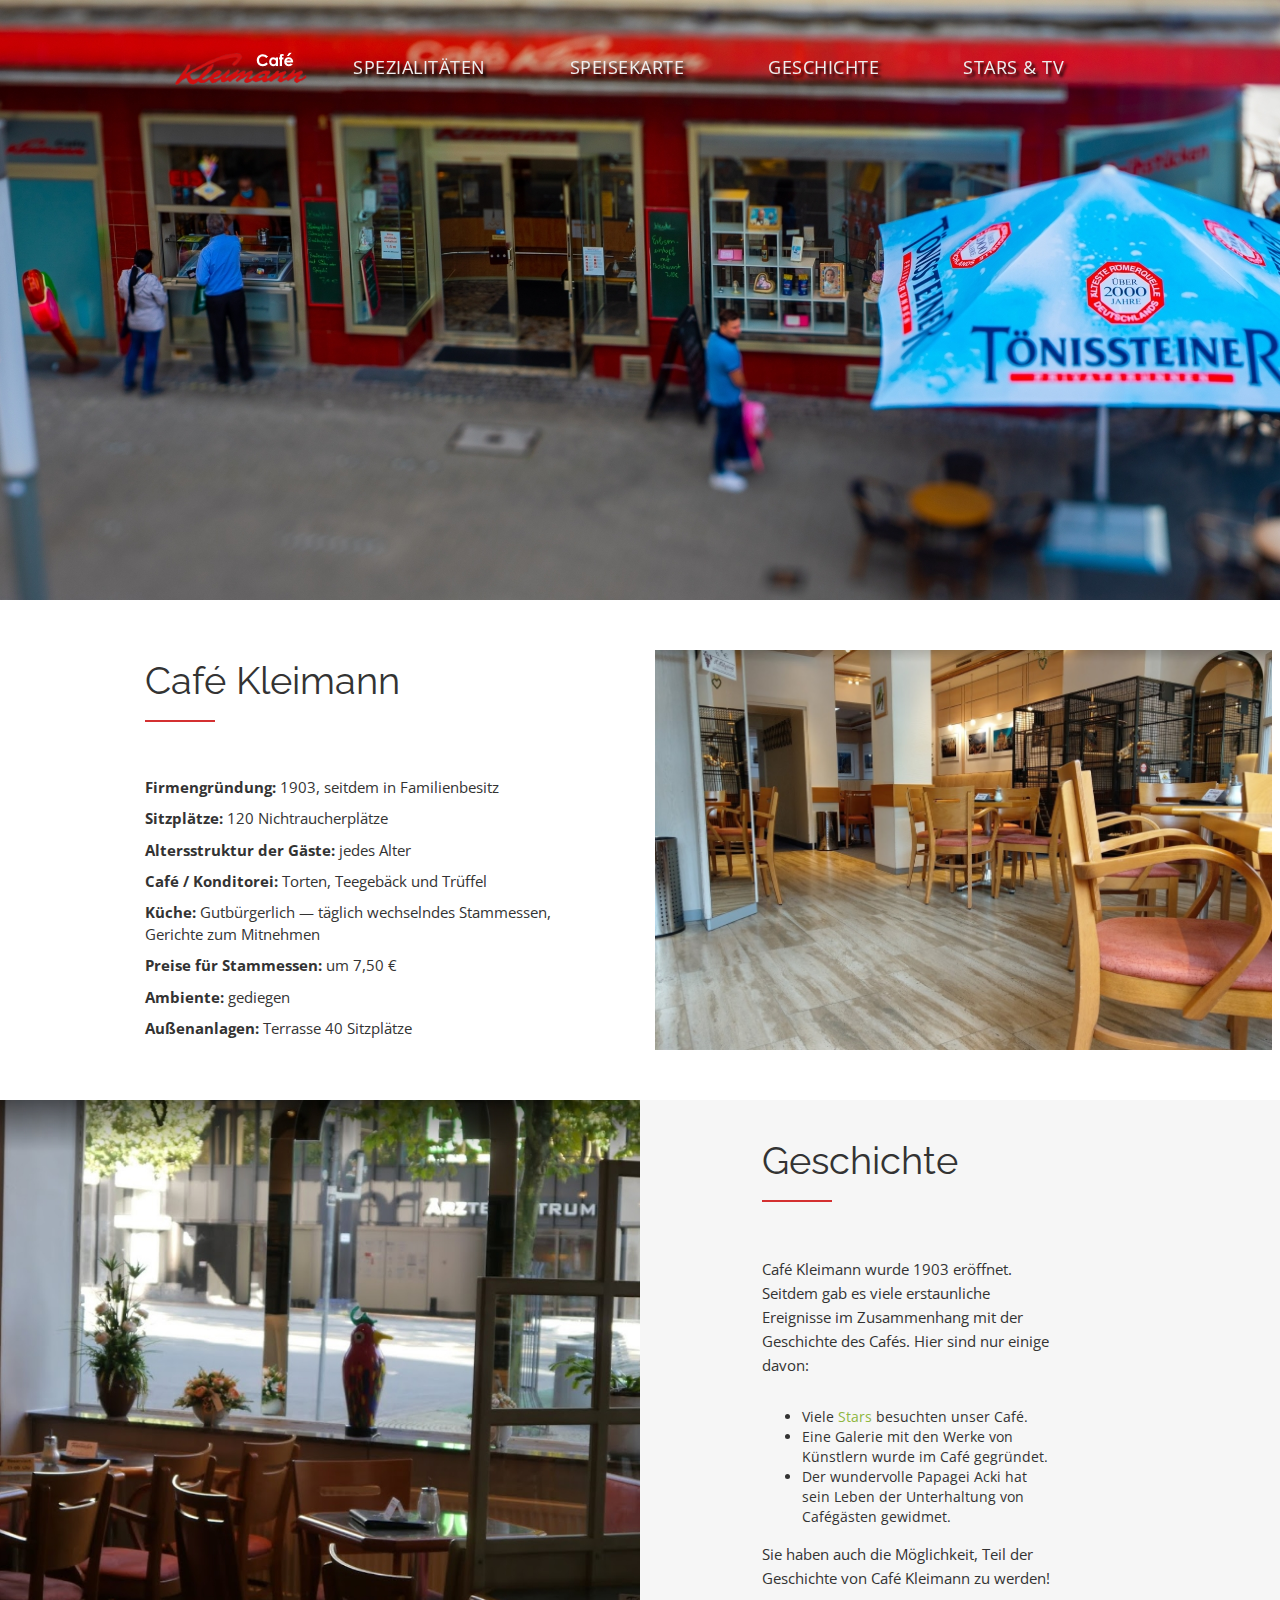
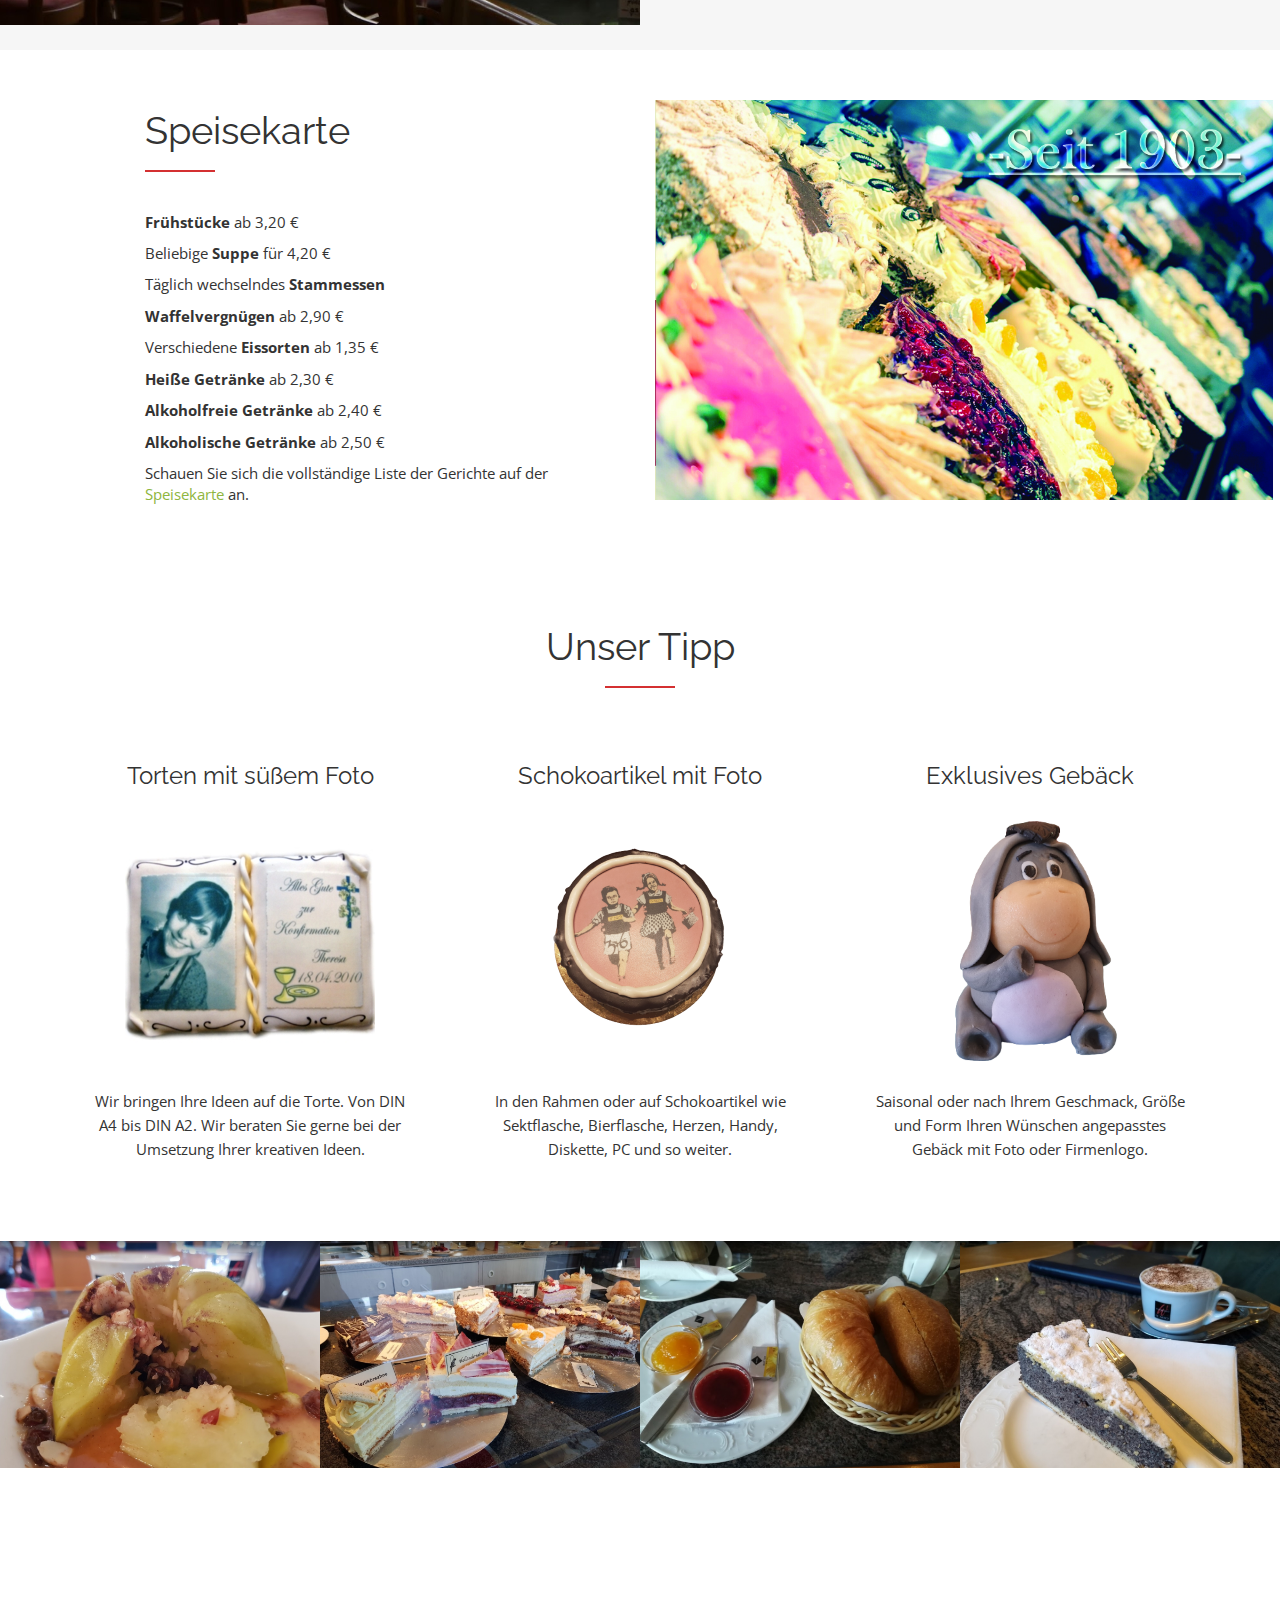
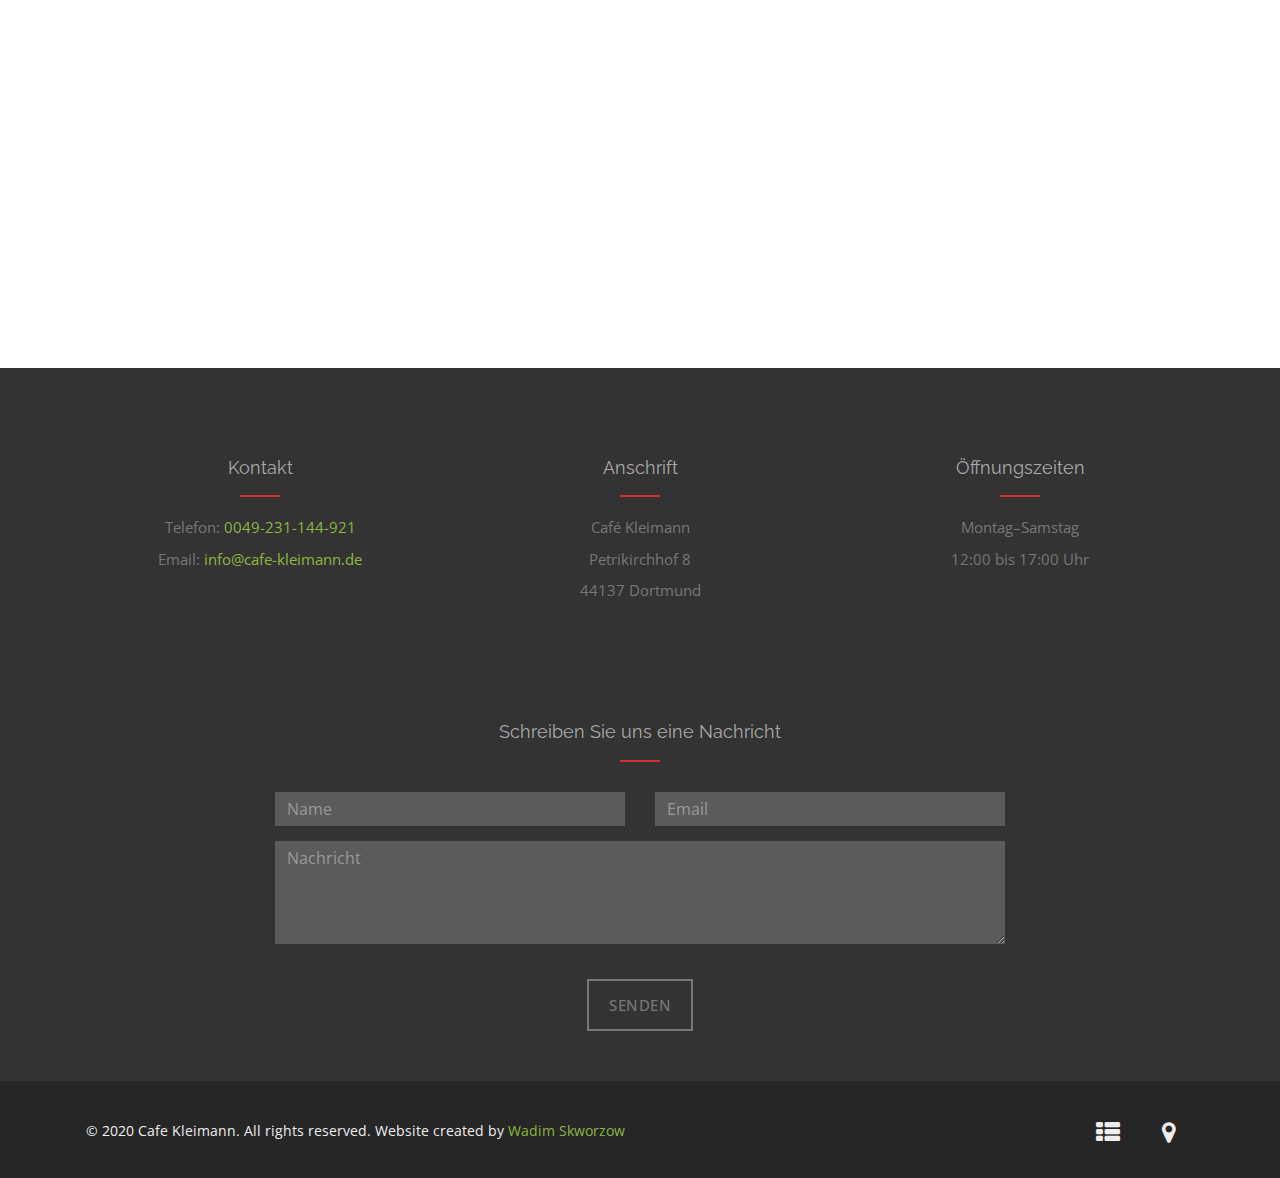
<file: index.html>
<!DOCTYPE html>
<html lang="de">

<head>
  <meta charset="utf-8">
  <meta name="viewport" content="width=device-width, initial-scale=1">
  <title>Café Kleimann</title>
  <meta name="description" content="">
  <meta name="author" content="">

  <link rel="shortcut icon" href="./img/favicon.png" type="image/x-icon">
  <link rel="apple-touch-icon" href="./img/apple-touch-icon.png">
  <link rel="apple-touch-icon" sizes="72x72" href="./img/apple-touch-icon-72x72.png">
  <link rel="apple-touch-icon" sizes="114x114" href="./img/apple-touch-icon-114x114.png">

  <link rel="stylesheet" type="text/css" href="./css/bootstrap.css">
  <link rel="stylesheet" type="text/css" href="./fonts/font-awesome/css/font-awesome.css">

  <link rel="stylesheet" type="text/css" href="./css/style.css">
  <link href="https://fonts.googleapis.com/css?family=Raleway:300,400,500,600,700" rel="stylesheet">
  <link href="https://fonts.googleapis.com/css?family=Open+Sans:300,400,600,700" rel="stylesheet">

</head>

<body id="page-top" data-spy="scroll" data-target=".navbar-fixed-top">

  <nav id="menu" class="navbar navbar-default navbar-fixed-top">
    <div class="container">
      <!-- Brand and toggle get grouped for better mobile display -->
      <div class="navbar-header">
        <button type="button" class="navbar-toggle collapsed" data-toggle="collapse"
          data-target="#bs-example-navbar-collapse-1"> <span class="sr-only">Toggle navigation</span> <span
            class="icon-bar"></span> <span class="icon-bar"></span> <span class="icon-bar"></span> </button>
      </div>

      <!-- Collect the nav links, forms, and other content for toggling -->
      <div class="collapse navbar-collapse" id="bs-example-navbar-collapse-1">
        <a href="./index.html"><img src="./img/logo.png"></a>
        <ul class="nav navbar-nav">
          <li><a href="./special.html" class="page-scroll">Spezialitäten</a></li>
          <li><a href="./speisekarte.html" class="page-scroll">Speisekarte</a></li>
          <li><a href="./story.html" class="page-scroll">Geschichte</a></li>
          <li><a href="./stars.html" class="page-scroll">Stars & TV</a></li>
        </ul>
      </div>
      <!-- /.navbar-collapse -->
    </div>
  </nav>
  <!-- Header -->
  <header id="header">
    <div class="intro">
      <div class="overlay">
        <div class="container">
          <div class="row">
            <div class="intro-text">
            </div>
          </div>
        </div>
      </div>
    </div>
  </header>
  <!-- Team Section -->
  <div id="team">
    <div class="container">
      <div id="row">
        <div class="col-md-6">
          <div class="col-md-10 col-md-offset-1">
            <div class="section-title">
              <h2>Café Kleimann</h2>
            </div>
            <p><b>Firmengründung:</b> 1903, seitdem in Familienbesitz</p>
            <p><b>Sitzplätze:</b> 120 Nichtraucherplätze</p>
            <p><b>Altersstruktur der Gäste:</b> jedes Alter</p>
            <p><b>Café / Konditorei:</b> Torten, Teegebäck und Trüffel</p>
            <p><b>Küche:</b> Gutbürgerlich — täglich wechselndes Stammessen, Gerichte zum Mitnehmen</p>
            <p><b>Preise für Stammessen:</b> um 7,50 €</p>
            <p><b>Ambiente:</b> gediegen</p>
            <p><b>Außenanlagen:</b> Terrasse 40 Sitzplätze</p>
          </div>
        </div>
        <div class="col-md-6">
          <div class="team-img"><img src="./img/chef.jpg" alt="Café Kleimann"></div>
        </div>
      </div>
    </div>
  </div>
  <!-- About Section -->
  <div id="about">
    <div class="container-fluid">
      <div class="row">
        <div class="col-xs-12 col-md-6 about-img"></div>
        <div class="col-xs-12 col-md-3 col-md-offset-1">
          <div class="about-text">
            <div class="section-title">
              <h2>Geschichte</h2>
            </div>
            <p>Café Kleimann wurde 1903 eröffnet. Seitdem gab es viele erstaunliche Ereignisse im Zusammenhang mit der
              Geschichte des Cafés. Hier sind nur einige davon:</p>
            <ul>
              <li>Viele <a href="./stars.html">Stars</a> besuchten unser Café.</li>
              <li>Eine Galerie mit den Werke von Künstlern wurde im Café gegründet.</li>
              <li>Der wundervolle Papagei Acki hat sein Leben der Unterhaltung von Cafégästen gewidmet.</li>
            </ul>
            <p>Sie haben auch die Möglichkeit, Teil der Geschichte von Café Kleimann zu werden!</p>
          </div>
        </div>
      </div>
    </div>
  </div>
  <!-- Restaurant Menu Section -->
  <div id="menu">
    <div class="container">
      <div id="row">
        <div class="col-md-6">
          <div class="col-md-10 col-md-offset-1">
            <div class="section-title">
              <h2>Speisekarte</h2>
            </div>
            <p><b>Frühstücke</b> ab 3,20 €</p>
            <p>Beliebige <b>Suppe</b> für 4,20 €</p>
            <p>Täglich wechselndes <b>Stammessen</b></p>
            <p><b>Waffelvergnügen</b> ab 2,90 €</p>
            <p>Verschiedene <b>Eissorten</b> ab 1,35 €</p>
            <p><b>Heiße Getränke</b> ab 2,30 €</p>
            <p><b>Alkoholfreie Getränke</b> ab 2,40 €</p>
            <p><b>Alkoholische Getränke</b> ab 2,50 €</p>
            <p>Schauen Sie sich die vollständige Liste der Gerichte auf der <a
                href="./speisekarte.html">Speisekarte</a> an.</p>
          </div>
        </div>
        <div class="col-md-6">
          <div class="menu-img"><a href="./speisekarte.html"><img src="./img/speisekarte.jpg" alt="Speisekarte"></a></div>
        </div>
      </div>
    </div>
  </div>
  <!-- Features Section -->
  <div id="features" class="text-center">
    <div class="container">
      <div class="section-title">
        <h2>Unser Tipp</h2>
      </div>
      <div class="row">
        <div class="col-xs-12 col-sm-4">
          <div class="features-item">
            <h3>Torten mit süßem Foto</h3>
            <a href="./special.html"><img src="./img/specials/4.jpg" class="img-responsive" alt="Unser Tipp"></a>
            <p>Wir bringen Ihre Ideen auf die Torte. Von DIN A4 bis DIN A2. Wir beraten Sie gerne bei der Umsetzung
              Ihrer kreativen Ideen.</p>
          </div>
        </div>
        <div class="col-xs-12 col-sm-4">
          <div class="features-item">
            <h3>Schokoartikel mit Foto</h3>
            <a href="./special.html"><img src="./img/specials/5.png" class="img-responsive" alt="Unser Tipp"></a>
            <p>In den Rahmen oder auf Schokoartikel wie Sektflasche, Bierflasche, Herzen, Handy, Diskette, PC und so
              weiter.</p>
          </div>
        </div>
        <div class="col-xs-12 col-sm-4">
          <div class="features-item">
            <h3>Exklusives Gebäck</h3>
            <a href="./special.html"><img src="./img/specials/6.png" class="img-responsive" alt="Unser Tipp"></a>
            <p>Saisonal oder nach Ihrem Geschmack, Größe und Form Ihren Wünschen angepasstes Gebäck mit Foto oder
              Firmenlogo.</p>
          </div>
        </div>
      </div>
    </div>
  </div>
  <!-- Gallery Section -->
  <div id="gallery">
    <div class="container-fluid">
      <div class="row">
        <div class="col-xs-6 col-md-3">
          <div class="gallery-item"> <img src="./img/gallery/01.jpg" class="img-responsive" alt="Gallery Image 1"></div>
        </div>
        <div class="col-xs-6 col-md-3">
          <div class="gallery-item"> <img src="./img/gallery/02.jpg" class="img-responsive" alt="Gallery Image 2"></div>
        </div>
        <div class="col-xs-6 col-md-3">
          <div class="gallery-item"> <img src="./img/gallery/03.jpg" class="img-responsive" alt="Gallery Image 3"></div>
        </div>
        <div class="col-xs-6 col-md-3">
          <div class="gallery-item"> <img src="./img/gallery/04.jpg" class="img-responsive" alt="Gallery Image 4"></div>
        </div>
      </div>
    </div>
  </div>
  <!-- Map Section -->
  <div class="map">
    <div class="map__inner">
      <iframe
        src="https://www.google.com/maps/embed?pb=!1m18!1m12!1m3!1d2482.9149238813116!2d7.4598005!3d51.5147768!2m3!1f0!2f0!3f0!3m2!1i1024!2i768!4f13.1!3m3!1m2!1s0x0%3A0x4857debb5560eaa!2sCaf%C3%A9%20Kleimann!5e0!3m2!1sru!2sde!4v1589210863440!5m2!1sde!2sde"
        frameborder="0" style="border:0;" allowfullscreen="" aria-hidden="false" tabindex="0"></iframe>
    </div>
  </div>
  <!-- Contact Section -->
  <div id="contact" class="text-center">
    <div class="container text-center">
      <div class="col-md-4">
        <h3>Kontakt</h3>
        <div class="contact-item">
          <p>Telefon: <a href="tel:0049231144921">0049-231-144-921</a></p>
          <p>Email: <a href="mailto:info@cafe-kleimann.de">info@cafe-kleimann.de</a></p>
        </div>
      </div>
      <div class="col-md-4">
        <h3>Anschrift</h3>
        <div class="contact-item">
          <p>Café Kleimann</p>
          <p>Petrikirchhof 8</p>
          <p>44137 Dortmund</p>
        </div>
      </div>
      <div class="col-md-4">
        <h3>Öffnungszeiten</h3>
        <div class="contact-item">
          <p>Montag–Samstag</p>
          <p>12:00 bis 17:00 Uhr</p>
        </div>
      </div>
    </div>
    <div class="container">
      <div class="section-title text-center">
        <h3>Schreiben Sie uns eine Nachricht</h3>
      </div>
      <div class="col-md-8 col-md-offset-2">
        <form name="sentMessage" id="contactForm" novalidate>
          <div class="row">
            <div class="col-md-6">
              <div class="form-group">
                <input type="text" id="name" class="form-control" placeholder="Name" required="required"
                  data-validation-required-message="Füllen Sie bitte dieses Feld aus">
                <p class="help-block text-danger"></p>
              </div>
            </div>
            <div class="col-md-6">
              <div class="form-group">
                <input type="email" id="email" class="form-control" placeholder="Email" required="required"
                  data-validation-required-message="Füllen Sie bitte dieses Feld aus"
                  data-validation-email-message="Geben Sie bitte eine echte E-Mail ein">
                <p class="help-block text-danger"></p>
              </div>
            </div>
          </div>
          <div class="form-group">
            <textarea name="message" id="message" class="form-control" rows="4" placeholder="Nachricht"
              required="required" data-validation-required-message="Füllen Sie bitte dieses Feld aus"></textarea>
            <p class="help-block text-danger"></p>
          </div>
          <div id="success"></div>
          <button type="submit" class="btn btn-custom btn-lg">Senden</button>
        </form>
      </div>
    </div>
  </div>
  <div id="footer">
    <div class="container text-center">
      <div class="col-md-6">
        <p>&copy; 2020 Cafe Kleimann. All rights reserved. Website created by <a href="http://sempris.od.ua"
            target="_blank">Wadim Skworzow</a></p>
      </div>
      <div class="col-md-6">
        <div class="social">
          <ul>
            <li><a href="./datenshutz.html" title="Datenschutz"><i class="fa fa-th-list"></i></a></li>
            <li><a href="./impressum.html" title="Impressum"><i class="fa fa-map-marker"></i></a></li>
          </ul>
        </div>
      </div>
    </div>
  </div>
  <!-- <script type="text/javascript" src="js/jquery.1.11.1.js"></script> -->
  <script src="https://ajax.googleapis.com/ajax/libs/jquery/1.12.4/jquery.min.js"></script>
  <script type="text/javascript" src="js/bootstrap.js"></script>
  <!-- <script type="text/javascript" src="js/SmoothScroll.js"></script> -->
  <script type="text/javascript" src="./js/jqBootstrapValidation.js"></script>
  <script type="text/javascript" src="./js/contact_me.js"></script>
  <script type="text/javascript" src="./js/main.js"></script>
</body>

</html>
</file>
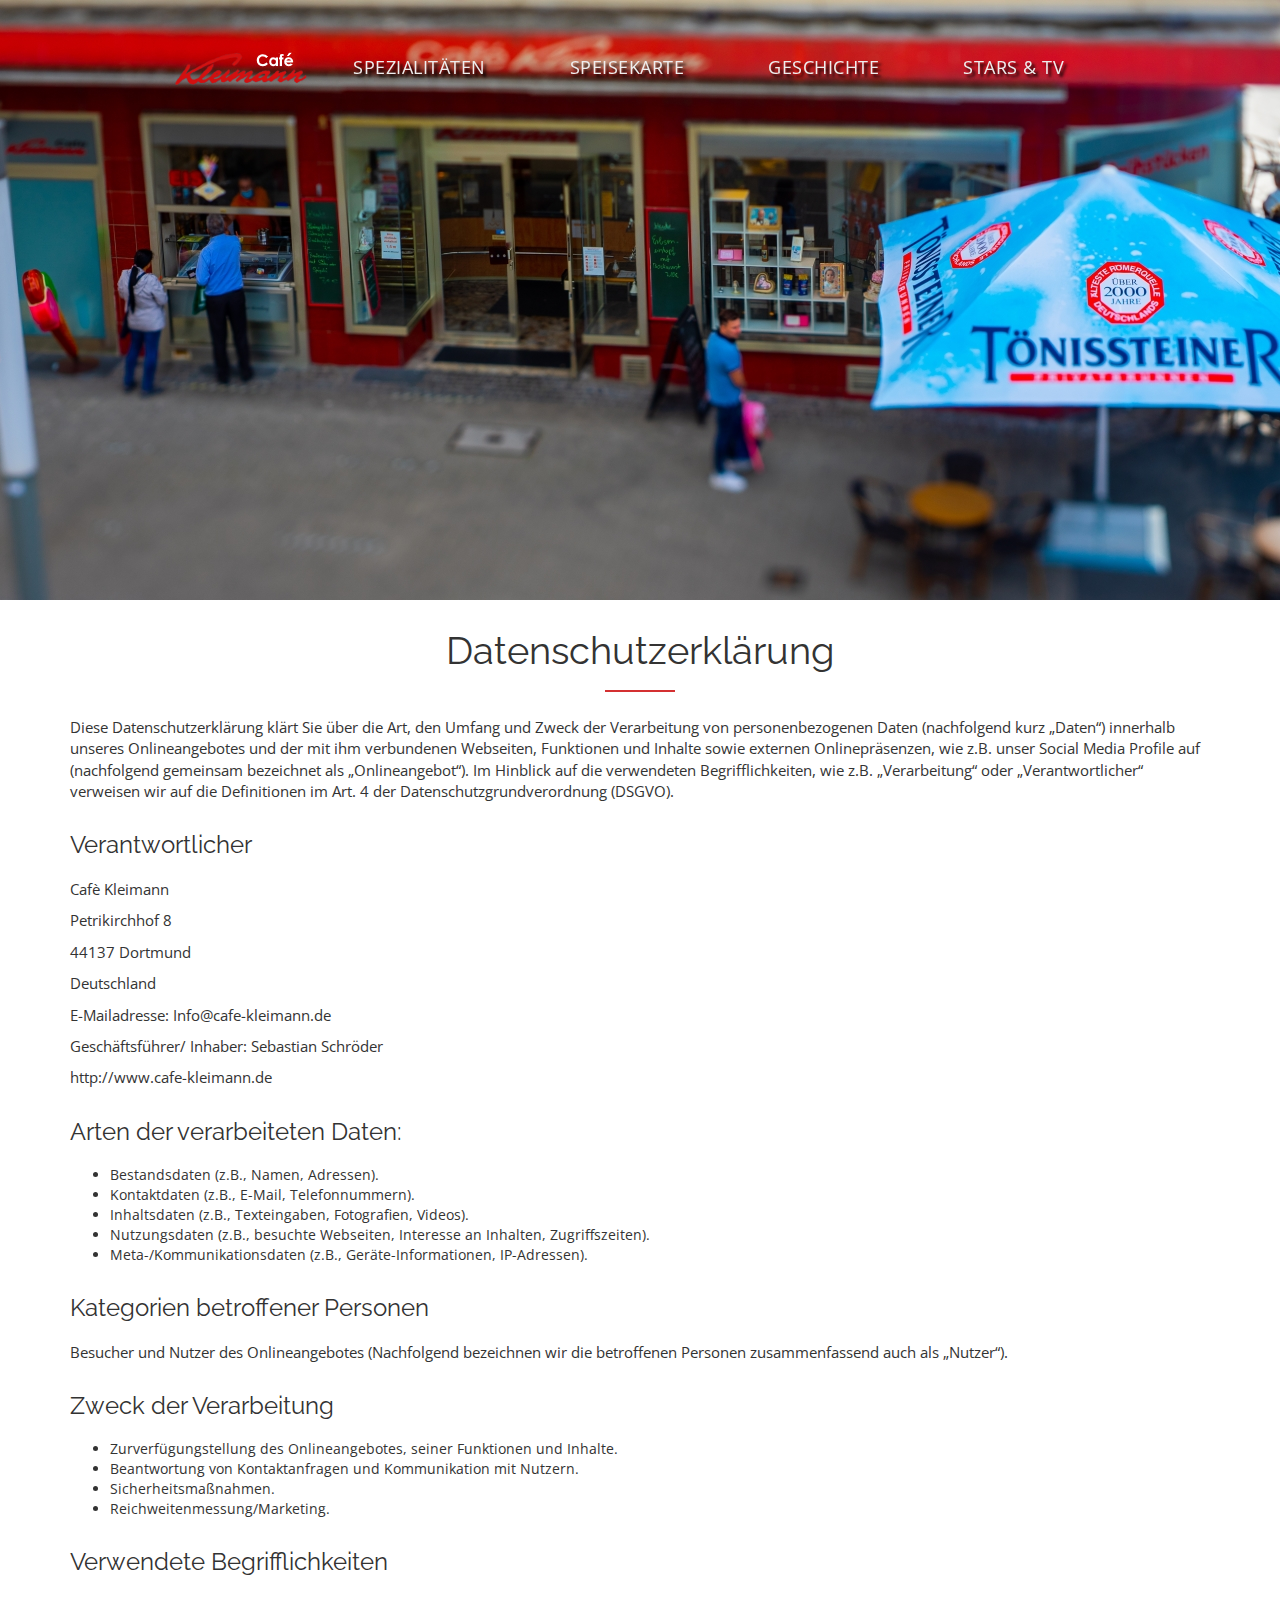
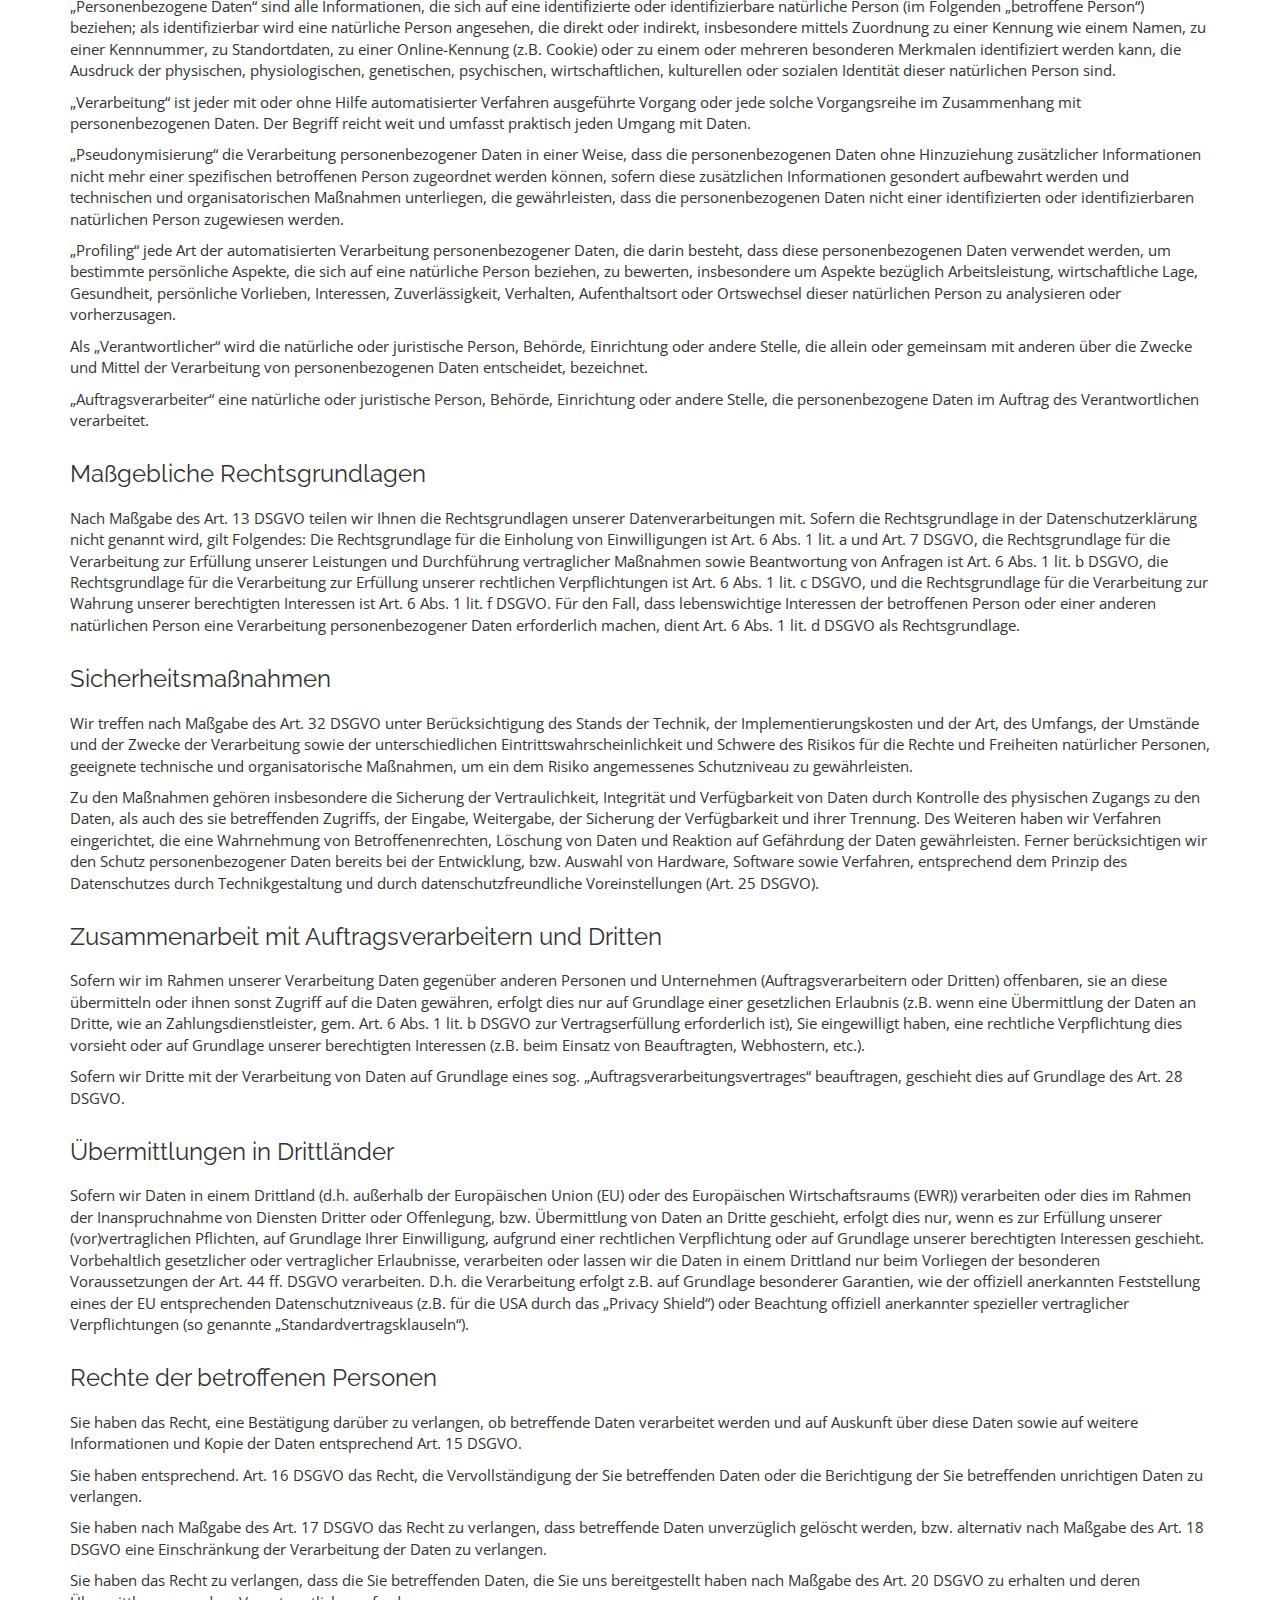
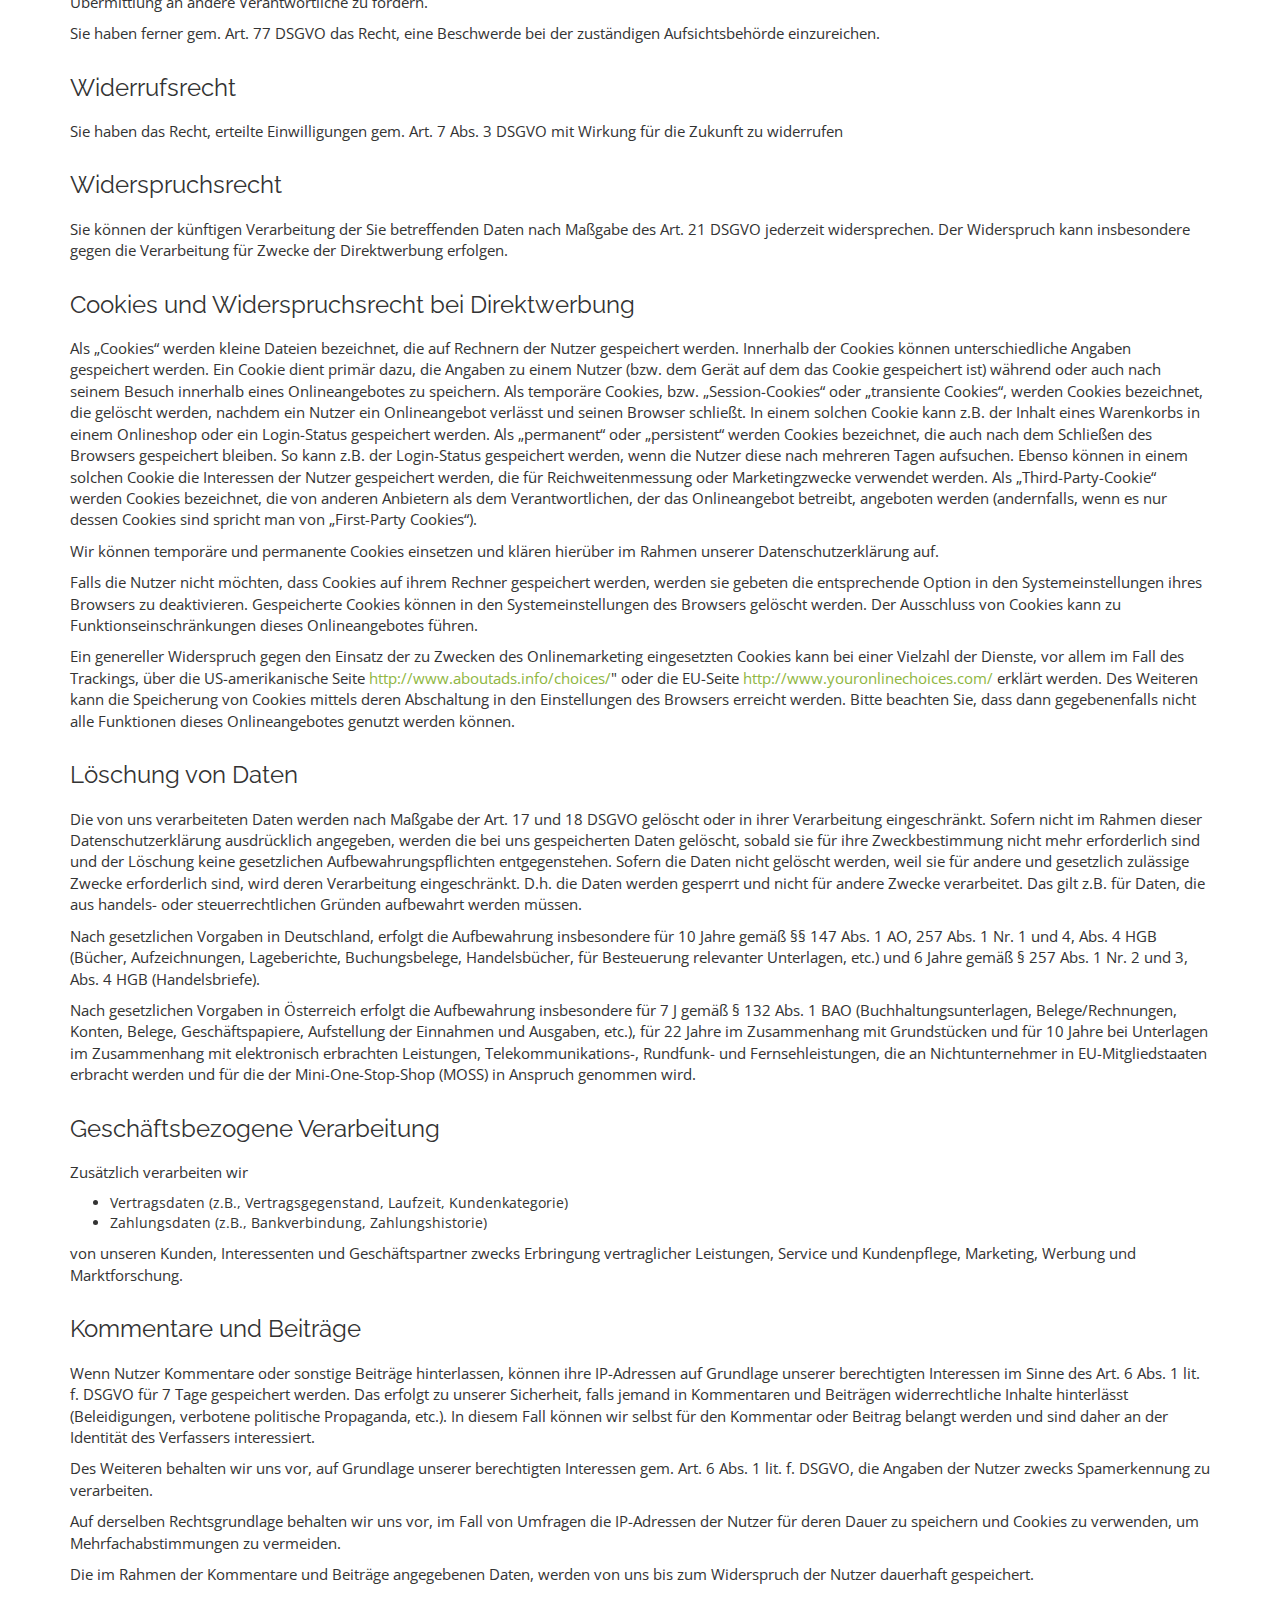
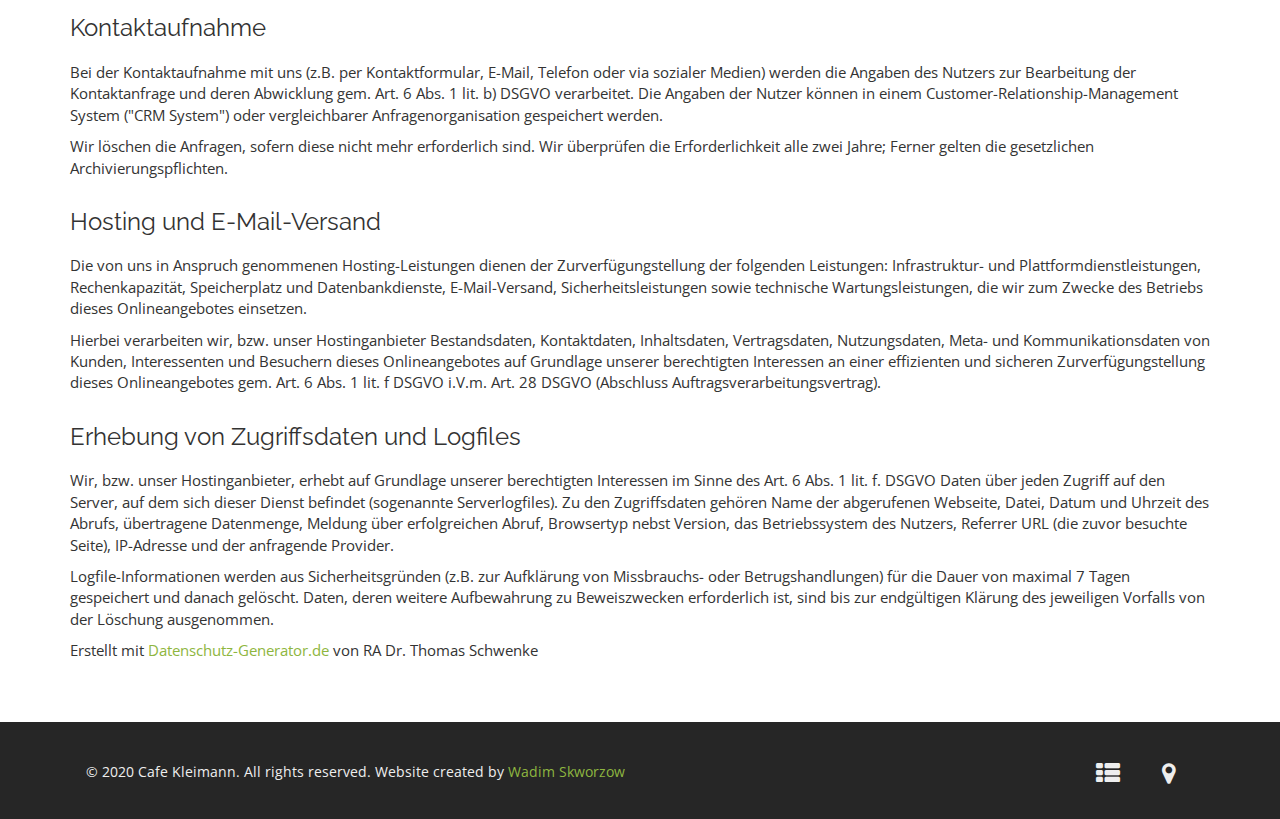
<file: datenshutz.html>
<!DOCTYPE html>
<html lang="de">

<head>
    <meta charset="utf-8">
    <meta name="viewport" content="width=device-width, initial-scale=1">
    <title>Galerie im Café</title>
    <meta name="description" content="">
    <meta name="author" content="">

    <link rel="shortcut icon" href="./img/favicon.png" type="image/x-icon">
    <link rel="apple-touch-icon" href="./img/apple-touch-icon.png">
    <link rel="apple-touch-icon" sizes="72x72" href="./img/apple-touch-icon-72x72.png">
    <link rel="apple-touch-icon" sizes="114x114" href="./img/apple-touch-icon-114x114.png">

    <link rel="stylesheet" type="text/css" href="./css/bootstrap.css">
    <link rel="stylesheet" type="text/css" href="./fonts/font-awesome/css/font-awesome.css">

    <link rel="stylesheet" type="text/css" href="./css/style.css">
    <link href="https://fonts.googleapis.com/css?family=Raleway:300,400,500,600,700" rel="stylesheet">
    <link href="https://fonts.googleapis.com/css?family=Open+Sans:300,400,600,700" rel="stylesheet">

</head>

<body id="page-top" data-spy="scroll" data-target=".navbar-fixed-top">

    <nav id="menu" class="navbar navbar-default navbar-fixed-top">
        <div class="container">
            <!-- Brand and toggle get grouped for better mobile display -->
            <div class="navbar-header">
                <button type="button" class="navbar-toggle collapsed" data-toggle="collapse"
                    data-target="#bs-example-navbar-collapse-1"> <span class="sr-only">Toggle navigation</span> <span
                        class="icon-bar"></span> <span class="icon-bar"></span> <span class="icon-bar"></span> </button>
            </div>

            <!-- Collect the nav links, forms, and other content for toggling -->
            <div class="collapse navbar-collapse" id="bs-example-navbar-collapse-1">
                <a href="./index.html"><img src="./img/logo.png"></a>
                <ul class="nav navbar-nav">
                    <li><a href="./special.html" class="page-scroll">Spezialitäten</a></li>
                    <li><a href="./speisekarte.html" class="page-scroll">Speisekarte</a></li>
                    <li><a href="./story.html" class="page-scroll">Geschichte</a></li>
                    <li><a href="./stars.html" class="page-scroll">Stars & TV</a></li>
                </ul>
            </div>
            <!-- /.navbar-collapse -->
        </div>
    </nav>
    <!-- Header -->
    <header id="header">
        <div class="intro">
            <div class="overlay">
                <div class="container">
                    <div class="row">
                        <div class="intro-text">
                        </div>
                    </div>
                </div>
            </div>
        </div>
    </header>
    <div class="container">
        <div class="schutz-block">
            <div class="schutz-title">
                <h2>Datenschutzerklärung</h2>
            </div>
            <p>Diese Datenschutzerklärung klärt Sie über die Art, den Umfang und Zweck der Verarbeitung von
                personenbezogenen Daten (nachfolgend kurz „Daten“) innerhalb unseres Onlineangebotes und der mit ihm
                verbundenen Webseiten, Funktionen und Inhalte sowie externen Onlinepräsenzen, wie z.B. unser Social
                Media
                Profile auf (nachfolgend gemeinsam bezeichnet als „Onlineangebot“). Im Hinblick auf die verwendeten
                Begrifflichkeiten, wie z.B. „Verarbeitung“ oder „Verantwortlicher“ verweisen wir auf die Definitionen im
                Art. 4 der Datenschutzgrundverordnung (DSGVO).</p>
            <h3>Verantwortlicher</h3>
            <p>Cafè Kleimann</p>
            <p>Petrikirchhof 8</p>
            <p>44137 Dortmund</p>
            <p>Deutschland</p>
            <p>E-Mailadresse: Info@cafe-kleimann.de</p>
            <p>Geschäftsführer/ Inhaber: Sebastian Schröder</p>
            <p>http://www.cafe-kleimann.de</p>
            <h3>Arten der verarbeiteten Daten:</h3>
            <ul>
                <li>Bestandsdaten (z.B., Namen, Adressen).</li>
                <li>Kontaktdaten (z.B., E-Mail, Telefonnummern).</li>
                <li>Inhaltsdaten (z.B., Texteingaben, Fotografien, Videos).</li>
                <li>Nutzungsdaten (z.B., besuchte Webseiten, Interesse an Inhalten, Zugriffszeiten).</li>
                <li>Meta-/Kommunikationsdaten (z.B., Geräte-Informationen, IP-Adressen).</li>
            </ul>
            <h3>Kategorien betroffener Personen</h3>
            <p>Besucher und Nutzer des Onlineangebotes (Nachfolgend bezeichnen wir die betroffenen Personen
                zusammenfassend
                auch als „Nutzer“).</p>
            <h3>Zweck der Verarbeitung</h3>
            <ul>
                <li>Zurverfügungstellung des Onlineangebotes, seiner Funktionen und Inhalte.</li>
                <li>Beantwortung von Kontaktanfragen und Kommunikation mit Nutzern.</li>
                <li>Sicherheitsmaßnahmen.</li>
                <li>Reichweitenmessung/Marketing.</li>
            </ul>
            <h3>Verwendete Begrifflichkeiten</h3>
            <p>„Personenbezogene Daten“ sind alle Informationen, die sich auf eine identifizierte oder identifizierbare
                natürliche Person (im Folgenden „betroffene Person“) beziehen; als identifizierbar wird eine natürliche
                Person angesehen, die direkt oder indirekt, insbesondere mittels Zuordnung zu einer Kennung wie einem
                Namen,
                zu einer Kennnummer, zu Standortdaten, zu einer Online-Kennung (z.B. Cookie) oder zu einem oder mehreren
                besonderen Merkmalen identifiziert werden kann, die Ausdruck der physischen, physiologischen,
                genetischen,
                psychischen, wirtschaftlichen, kulturellen oder sozialen Identität dieser natürlichen Person sind.</p>
            <p>„Verarbeitung“ ist jeder mit oder ohne Hilfe automatisierter Verfahren ausgeführte Vorgang oder jede
                solche
                Vorgangsreihe im Zusammenhang mit personenbezogenen Daten. Der Begriff reicht weit und umfasst praktisch
                jeden Umgang mit Daten.</p>
            <p>„Pseudonymisierung“ die Verarbeitung personenbezogener Daten in einer Weise, dass die personenbezogenen
                Daten
                ohne Hinzuziehung zusätzlicher Informationen nicht mehr einer spezifischen betroffenen Person zugeordnet
                werden können, sofern diese zusätzlichen Informationen gesondert aufbewahrt werden und technischen und
                organisatorischen Maßnahmen unterliegen, die gewährleisten, dass die personenbezogenen Daten nicht einer
                identifizierten oder identifizierbaren natürlichen Person zugewiesen werden.</p>
            <p>„Profiling“ jede Art der automatisierten Verarbeitung personenbezogener Daten, die darin besteht, dass
                diese
                personenbezogenen Daten verwendet werden, um bestimmte persönliche Aspekte, die sich auf eine natürliche
                Person beziehen, zu bewerten, insbesondere um Aspekte bezüglich Arbeitsleistung, wirtschaftliche Lage,
                Gesundheit, persönliche Vorlieben, Interessen, Zuverlässigkeit, Verhalten, Aufenthaltsort oder
                Ortswechsel
                dieser natürlichen Person zu analysieren oder vorherzusagen.</p>
            <p>Als „Verantwortlicher“ wird die natürliche oder juristische Person, Behörde, Einrichtung oder andere
                Stelle,
                die allein oder gemeinsam mit anderen über die Zwecke und Mittel der Verarbeitung von personenbezogenen
                Daten entscheidet, bezeichnet.</p>
            <p>„Auftragsverarbeiter“ eine natürliche oder juristische Person, Behörde, Einrichtung oder andere Stelle,
                die
                personenbezogene Daten im Auftrag des Verantwortlichen verarbeitet.</p>
            <h3>Maßgebliche Rechtsgrundlagen</h3>
            <p>Nach Maßgabe des Art. 13 DSGVO teilen wir Ihnen die Rechtsgrundlagen unserer Datenverarbeitungen mit.
                Sofern
                die Rechtsgrundlage in der Datenschutzerklärung nicht genannt wird, gilt Folgendes: Die Rechtsgrundlage
                für
                die Einholung von Einwilligungen ist Art. 6 Abs. 1 lit. a und Art. 7 DSGVO, die Rechtsgrundlage für die
                Verarbeitung zur Erfüllung unserer Leistungen und Durchführung vertraglicher Maßnahmen sowie
                Beantwortung
                von Anfragen ist Art. 6 Abs. 1 lit. b DSGVO, die Rechtsgrundlage für die Verarbeitung zur Erfüllung
                unserer
                rechtlichen Verpflichtungen ist Art. 6 Abs. 1 lit. c DSGVO, und die Rechtsgrundlage für die Verarbeitung
                zur
                Wahrung unserer berechtigten Interessen ist Art. 6 Abs. 1 lit. f DSGVO. Für den Fall, dass
                lebenswichtige
                Interessen der betroffenen Person oder einer anderen natürlichen Person eine Verarbeitung
                personenbezogener
                Daten erforderlich machen, dient Art. 6 Abs. 1 lit. d DSGVO als Rechtsgrundlage.</p>
            <h3>Sicherheitsmaßnahmen</h3>
            <p>Wir treffen nach Maßgabe des Art. 32 DSGVO unter Berücksichtigung des Stands der Technik, der
                Implementierungskosten und der Art, des Umfangs, der Umstände und der Zwecke der Verarbeitung sowie der
                unterschiedlichen Eintrittswahrscheinlichkeit und Schwere des Risikos für die Rechte und Freiheiten
                natürlicher Personen, geeignete technische und organisatorische Maßnahmen, um ein dem Risiko
                angemessenes
                Schutzniveau zu gewährleisten.</p>
            <p>Zu den Maßnahmen gehören insbesondere die Sicherung der Vertraulichkeit, Integrität und Verfügbarkeit von
                Daten durch Kontrolle des physischen Zugangs zu den Daten, als auch des sie betreffenden Zugriffs, der
                Eingabe, Weitergabe, der Sicherung der Verfügbarkeit und ihrer Trennung. Des Weiteren haben wir
                Verfahren
                eingerichtet, die eine Wahrnehmung von Betroffenenrechten, Löschung von Daten und Reaktion auf
                Gefährdung
                der Daten gewährleisten. Ferner berücksichtigen wir den Schutz personenbezogener Daten bereits bei der
                Entwicklung, bzw. Auswahl von Hardware, Software sowie Verfahren, entsprechend dem Prinzip des
                Datenschutzes
                durch Technikgestaltung und durch datenschutzfreundliche Voreinstellungen (Art. 25 DSGVO).</p>
            <h3>Zusammenarbeit mit Auftragsverarbeitern und Dritten</h3>
            <p>Sofern wir im Rahmen unserer Verarbeitung Daten gegenüber anderen Personen und Unternehmen
                (Auftragsverarbeitern oder Dritten) offenbaren, sie an diese übermitteln oder ihnen sonst Zugriff auf
                die
                Daten gewähren, erfolgt dies nur auf Grundlage einer gesetzlichen Erlaubnis (z.B. wenn eine Übermittlung
                der
                Daten an Dritte, wie an Zahlungsdienstleister, gem. Art. 6 Abs. 1 lit. b DSGVO zur Vertragserfüllung
                erforderlich ist), Sie eingewilligt haben, eine rechtliche Verpflichtung dies vorsieht oder auf
                Grundlage
                unserer berechtigten Interessen (z.B. beim Einsatz von Beauftragten, Webhostern, etc.).</p>
            <p>Sofern wir Dritte mit der Verarbeitung von Daten auf Grundlage eines sog.
                „Auftragsverarbeitungsvertrages“
                beauftragen, geschieht dies auf Grundlage des Art. 28 DSGVO.</p>
            <h3>Übermittlungen in Drittländer</h3>
            <p>Sofern wir Daten in einem Drittland (d.h. außerhalb der Europäischen Union (EU) oder des Europäischen
                Wirtschaftsraums (EWR)) verarbeiten oder dies im Rahmen der Inanspruchnahme von Diensten Dritter oder
                Offenlegung, bzw. Übermittlung von Daten an Dritte geschieht, erfolgt dies nur, wenn es zur Erfüllung
                unserer (vor)vertraglichen Pflichten, auf Grundlage Ihrer Einwilligung, aufgrund einer rechtlichen
                Verpflichtung oder auf Grundlage unserer berechtigten Interessen geschieht. Vorbehaltlich gesetzlicher
                oder
                vertraglicher Erlaubnisse, verarbeiten oder lassen wir die Daten in einem Drittland nur beim Vorliegen
                der
                besonderen Voraussetzungen der Art. 44 ff. DSGVO verarbeiten. D.h. die Verarbeitung erfolgt z.B. auf
                Grundlage besonderer Garantien, wie der offiziell anerkannten Feststellung eines der EU entsprechenden
                Datenschutzniveaus (z.B. für die USA durch das „Privacy Shield“) oder Beachtung offiziell anerkannter
                spezieller vertraglicher Verpflichtungen (so genannte „Standardvertragsklauseln“).</p>
            <h3>Rechte der betroffenen Personen</h3>
            <p>Sie haben das Recht, eine Bestätigung darüber zu verlangen, ob betreffende Daten verarbeitet werden und
                auf
                Auskunft über diese Daten sowie auf weitere Informationen und Kopie der Daten entsprechend Art. 15
                DSGVO.
            </p>
            <p>Sie haben entsprechend. Art. 16 DSGVO das Recht, die Vervollständigung der Sie betreffenden Daten oder
                die
                Berichtigung der Sie betreffenden unrichtigen Daten zu verlangen.</p>
            <p>Sie haben nach Maßgabe des Art. 17 DSGVO das Recht zu verlangen, dass betreffende Daten unverzüglich
                gelöscht
                werden, bzw. alternativ nach Maßgabe des Art. 18 DSGVO eine Einschränkung der Verarbeitung der Daten zu
                verlangen.</p>
            <p>Sie haben das Recht zu verlangen, dass die Sie betreffenden Daten, die Sie uns bereitgestellt haben nach
                Maßgabe des Art. 20 DSGVO zu erhalten und deren Übermittlung an andere Verantwortliche zu fordern.</p>
            <p>Sie haben ferner gem. Art. 77 DSGVO das Recht, eine Beschwerde bei der zuständigen Aufsichtsbehörde
                einzureichen.</p>
            <h3>Widerrufsrecht</h3>
            <p>Sie haben das Recht, erteilte Einwilligungen gem. Art. 7 Abs. 3 DSGVO mit Wirkung für die Zukunft zu
                widerrufen</p>
            <h3>Widerspruchsrecht</h3>
            <p>Sie können der künftigen Verarbeitung der Sie betreffenden Daten nach Maßgabe des Art. 21 DSGVO jederzeit
                widersprechen. Der Widerspruch kann insbesondere gegen die Verarbeitung für Zwecke der Direktwerbung
                erfolgen.</p>
            <h3>Cookies und Widerspruchsrecht bei Direktwerbung</h3>
            <p>Als „Cookies“ werden kleine Dateien bezeichnet, die auf Rechnern der Nutzer gespeichert werden. Innerhalb
                der
                Cookies können unterschiedliche Angaben gespeichert werden. Ein Cookie dient primär dazu, die Angaben zu
                einem Nutzer (bzw. dem Gerät auf dem das Cookie gespeichert ist) während oder auch nach seinem Besuch
                innerhalb eines Onlineangebotes zu speichern. Als temporäre Cookies, bzw. „Session-Cookies“ oder
                „transiente
                Cookies“, werden Cookies bezeichnet, die gelöscht werden, nachdem ein Nutzer ein Onlineangebot verlässt
                und
                seinen Browser schließt. In einem solchen Cookie kann z.B. der Inhalt eines Warenkorbs in einem
                Onlineshop
                oder ein Login-Status gespeichert werden. Als „permanent“ oder „persistent“ werden Cookies bezeichnet,
                die
                auch nach dem Schließen des Browsers gespeichert bleiben. So kann z.B. der Login-Status gespeichert
                werden,
                wenn die Nutzer diese nach mehreren Tagen aufsuchen. Ebenso können in einem solchen Cookie die
                Interessen
                der Nutzer gespeichert werden, die für Reichweitenmessung oder Marketingzwecke verwendet werden. Als
                „Third-Party-Cookie“ werden Cookies bezeichnet, die von anderen Anbietern als dem Verantwortlichen, der
                das
                Onlineangebot betreibt, angeboten werden (andernfalls, wenn es nur dessen Cookies sind spricht man von
                „First-Party Cookies“).</p>
            <p>Wir können temporäre und permanente Cookies einsetzen und klären hierüber im Rahmen unserer
                Datenschutzerklärung auf.</p>
            <p>Falls die Nutzer nicht möchten, dass Cookies auf ihrem Rechner gespeichert werden, werden sie gebeten die
                entsprechende Option in den Systemeinstellungen ihres Browsers zu deaktivieren. Gespeicherte Cookies
                können
                in den Systemeinstellungen des Browsers gelöscht werden. Der Ausschluss von Cookies kann zu
                Funktionseinschränkungen dieses Onlineangebotes führen.</p>
            <p>Ein genereller Widerspruch gegen den Einsatz der zu Zwecken des Onlinemarketing eingesetzten Cookies kann
                bei
                einer Vielzahl der Dienste, vor allem im Fall des Trackings, über die US-amerikanische Seite
                <a href="http://www.aboutads.info/choices/" target="_blank">http://www.aboutads.info/choices/</a>" oder
                die
                EU-Seite <a href="http://www.youronlinechoices.com/"
                    target="_blank">http://www.youronlinechoices.com/</a>
                erklärt werden. Des
                Weiteren kann die Speicherung von Cookies mittels deren Abschaltung in den Einstellungen des Browsers
                erreicht werden. Bitte beachten Sie, dass dann gegebenenfalls nicht alle Funktionen dieses
                Onlineangebotes
                genutzt werden können.</p>
            <h3>Löschung von Daten</h3>
            <p>Die von uns verarbeiteten Daten werden nach Maßgabe der Art. 17 und 18 DSGVO gelöscht oder in ihrer
                Verarbeitung eingeschränkt. Sofern nicht im Rahmen dieser Datenschutzerklärung ausdrücklich angegeben,
                werden die bei uns gespeicherten Daten gelöscht, sobald sie für ihre Zweckbestimmung nicht mehr
                erforderlich
                sind und der Löschung keine gesetzlichen Aufbewahrungspflichten entgegenstehen. Sofern die Daten nicht
                gelöscht werden, weil sie für andere und gesetzlich zulässige Zwecke erforderlich sind, wird deren
                Verarbeitung eingeschränkt. D.h. die Daten werden gesperrt und nicht für andere Zwecke verarbeitet. Das
                gilt
                z.B. für Daten, die aus handels- oder steuerrechtlichen Gründen aufbewahrt werden müssen.</p>
            <p>Nach gesetzlichen Vorgaben in Deutschland, erfolgt die Aufbewahrung insbesondere für 10 Jahre gemäß §§
                147
                Abs. 1 AO, 257 Abs. 1 Nr. 1 und 4, Abs. 4 HGB (Bücher, Aufzeichnungen, Lageberichte, Buchungsbelege,
                Handelsbücher, für Besteuerung relevanter Unterlagen, etc.) und 6 Jahre gemäß § 257 Abs. 1 Nr. 2 und 3,
                Abs.
                4 HGB (Handelsbriefe).</p>
            <p>Nach gesetzlichen Vorgaben in Österreich erfolgt die Aufbewahrung insbesondere für 7 J gemäß § 132 Abs. 1
                BAO
                (Buchhaltungsunterlagen, Belege/Rechnungen, Konten, Belege, Geschäftspapiere, Aufstellung der Einnahmen
                und
                Ausgaben, etc.), für 22 Jahre im Zusammenhang mit Grundstücken und für 10 Jahre bei Unterlagen im
                Zusammenhang mit elektronisch erbrachten Leistungen, Telekommunikations-, Rundfunk- und
                Fernsehleistungen,
                die an Nichtunternehmer in EU-Mitgliedstaaten erbracht werden und für die der Mini-One-Stop-Shop (MOSS)
                in
                Anspruch genommen wird.</p>
            <h3>Geschäftsbezogene Verarbeitung</h3>
            <p>Zusätzlich verarbeiten wir</p>
            <ul>
                <li>Vertragsdaten (z.B., Vertragsgegenstand, Laufzeit, Kundenkategorie)</li>
                <li>Zahlungsdaten (z.B., Bankverbindung, Zahlungshistorie)</li>
            </ul>
            <p>von unseren Kunden, Interessenten und Geschäftspartner zwecks Erbringung vertraglicher Leistungen,
                Service
                und Kundenpflege, Marketing, Werbung und Marktforschung.</p>
            <h3>Kommentare und Beiträge</h3>
            <p>Wenn Nutzer Kommentare oder sonstige Beiträge hinterlassen, können ihre IP-Adressen auf Grundlage unserer
                berechtigten Interessen im Sinne des Art. 6 Abs. 1 lit. f. DSGVO für 7 Tage gespeichert werden. Das
                erfolgt
                zu unserer Sicherheit, falls jemand in Kommentaren und Beiträgen widerrechtliche Inhalte hinterlässt
                (Beleidigungen, verbotene politische Propaganda, etc.). In diesem Fall können wir selbst für den
                Kommentar
                oder Beitrag belangt werden und sind daher an der Identität des Verfassers interessiert.</p>
            <p>Des Weiteren behalten wir uns vor, auf Grundlage unserer berechtigten Interessen gem. Art. 6 Abs. 1 lit.
                f.
                DSGVO, die Angaben der Nutzer zwecks Spamerkennung zu verarbeiten.</p>
            <p>Auf derselben Rechtsgrundlage behalten wir uns vor, im Fall von Umfragen die IP-Adressen der Nutzer für
                deren
                Dauer zu speichern und Cookies zu verwenden, um Mehrfachabstimmungen zu vermeiden.</p>
            <p>Die im Rahmen der Kommentare und Beiträge angegebenen Daten, werden von uns bis zum Widerspruch der
                Nutzer
                dauerhaft gespeichert.</p>
            <h3>Kontaktaufnahme</h3>
            <p>Bei der Kontaktaufnahme mit uns (z.B. per Kontaktformular, E-Mail, Telefon oder via sozialer Medien)
                werden
                die Angaben des Nutzers zur Bearbeitung der Kontaktanfrage und deren Abwicklung gem. Art. 6 Abs. 1 lit.
                b)
                DSGVO verarbeitet. Die Angaben der Nutzer können in einem Customer-Relationship-Management System ("CRM
                System") oder vergleichbarer Anfragenorganisation gespeichert werden.</p>
            <p>Wir löschen die Anfragen, sofern diese nicht mehr erforderlich sind. Wir überprüfen die Erforderlichkeit
                alle
                zwei Jahre; Ferner gelten die gesetzlichen Archivierungspflichten.</p>
            <h3>Hosting und E-Mail-Versand</h3>
            <p>Die von uns in Anspruch genommenen Hosting-Leistungen dienen der Zurverfügungstellung der folgenden
                Leistungen: Infrastruktur- und Plattformdienstleistungen, Rechenkapazität, Speicherplatz und
                Datenbankdienste, E-Mail-Versand, Sicherheitsleistungen sowie technische Wartungsleistungen, die wir zum
                Zwecke des Betriebs dieses Onlineangebotes einsetzen.</p>
            <p>Hierbei verarbeiten wir, bzw. unser Hostinganbieter Bestandsdaten, Kontaktdaten, Inhaltsdaten,
                Vertragsdaten,
                Nutzungsdaten, Meta- und Kommunikationsdaten von Kunden, Interessenten und Besuchern dieses
                Onlineangebotes
                auf Grundlage unserer berechtigten Interessen an einer effizienten und sicheren Zurverfügungstellung
                dieses
                Onlineangebotes gem. Art. 6 Abs. 1 lit. f DSGVO i.V.m. Art. 28 DSGVO (Abschluss
                Auftragsverarbeitungsvertrag).</p>
            <h3>Erhebung von Zugriffsdaten und Logfiles</h3>
            <p>Wir, bzw. unser Hostinganbieter, erhebt auf Grundlage unserer berechtigten Interessen im Sinne des Art. 6
                Abs. 1 lit. f. DSGVO Daten über jeden Zugriff auf den Server, auf dem sich dieser Dienst befindet
                (sogenannte Serverlogfiles). Zu den Zugriffsdaten gehören Name der abgerufenen Webseite, Datei, Datum
                und
                Uhrzeit des Abrufs, übertragene Datenmenge, Meldung über erfolgreichen Abruf, Browsertyp nebst Version,
                das
                Betriebssystem des Nutzers, Referrer URL (die zuvor besuchte Seite), IP-Adresse und der anfragende
                Provider.
            </p>
            <p>Logfile-Informationen werden aus Sicherheitsgründen (z.B. zur Aufklärung von Missbrauchs- oder
                Betrugshandlungen) für die Dauer von maximal 7 Tagen gespeichert und danach gelöscht. Daten, deren
                weitere
                Aufbewahrung zu Beweiszwecken erforderlich ist, sind bis zur endgültigen Klärung des jeweiligen Vorfalls
                von
                der Löschung ausgenommen.</p>
            <p>Erstellt mit <a href="https://datenschutz-generator.de/" target="_blank">Datenschutz-Generator.de</a> von
                RA
                Dr. Thomas Schwenke</p>
        </div>
    </div>
    <div id="footer">
        <div class="container text-center">
            <div class="col-md-6">
                <p>&copy; 2020 Cafe Kleimann. All rights reserved. Website created by <a href="http://sempris.od.ua"
                        target="_blank">Wadim Skworzow</a></p>
            </div>
            <div class="col-md-6">
                <div class="social">
                    <ul>
                        <li><a href="./datenshutz.html" title="Datenschutz"><i class="fa fa-th-list"></i></a></li>
                        <li><a href="./impressum.html" title="Impressum"><i class="fa fa-map-marker"></i></a></li>
                      </ul>
                </div>
            </div>
        </div>
    </div>
    <script type="text/javascript" src="./js/jquery.1.11.1.js"></script>
    <script type="text/javascript" src="./js/bootstrap.js"></script>
    <script type="text/javascript" src="./js/SmoothScroll.js"></script>
    <script type="text/javascript" src="./js/jqBootstrapValidation.js"></script>
    <script type="text/javascript" src="./js/contact_me.js"></script>
    <script type="text/javascript" src="./js/main.js"></script>
</body>

</html>
</file>
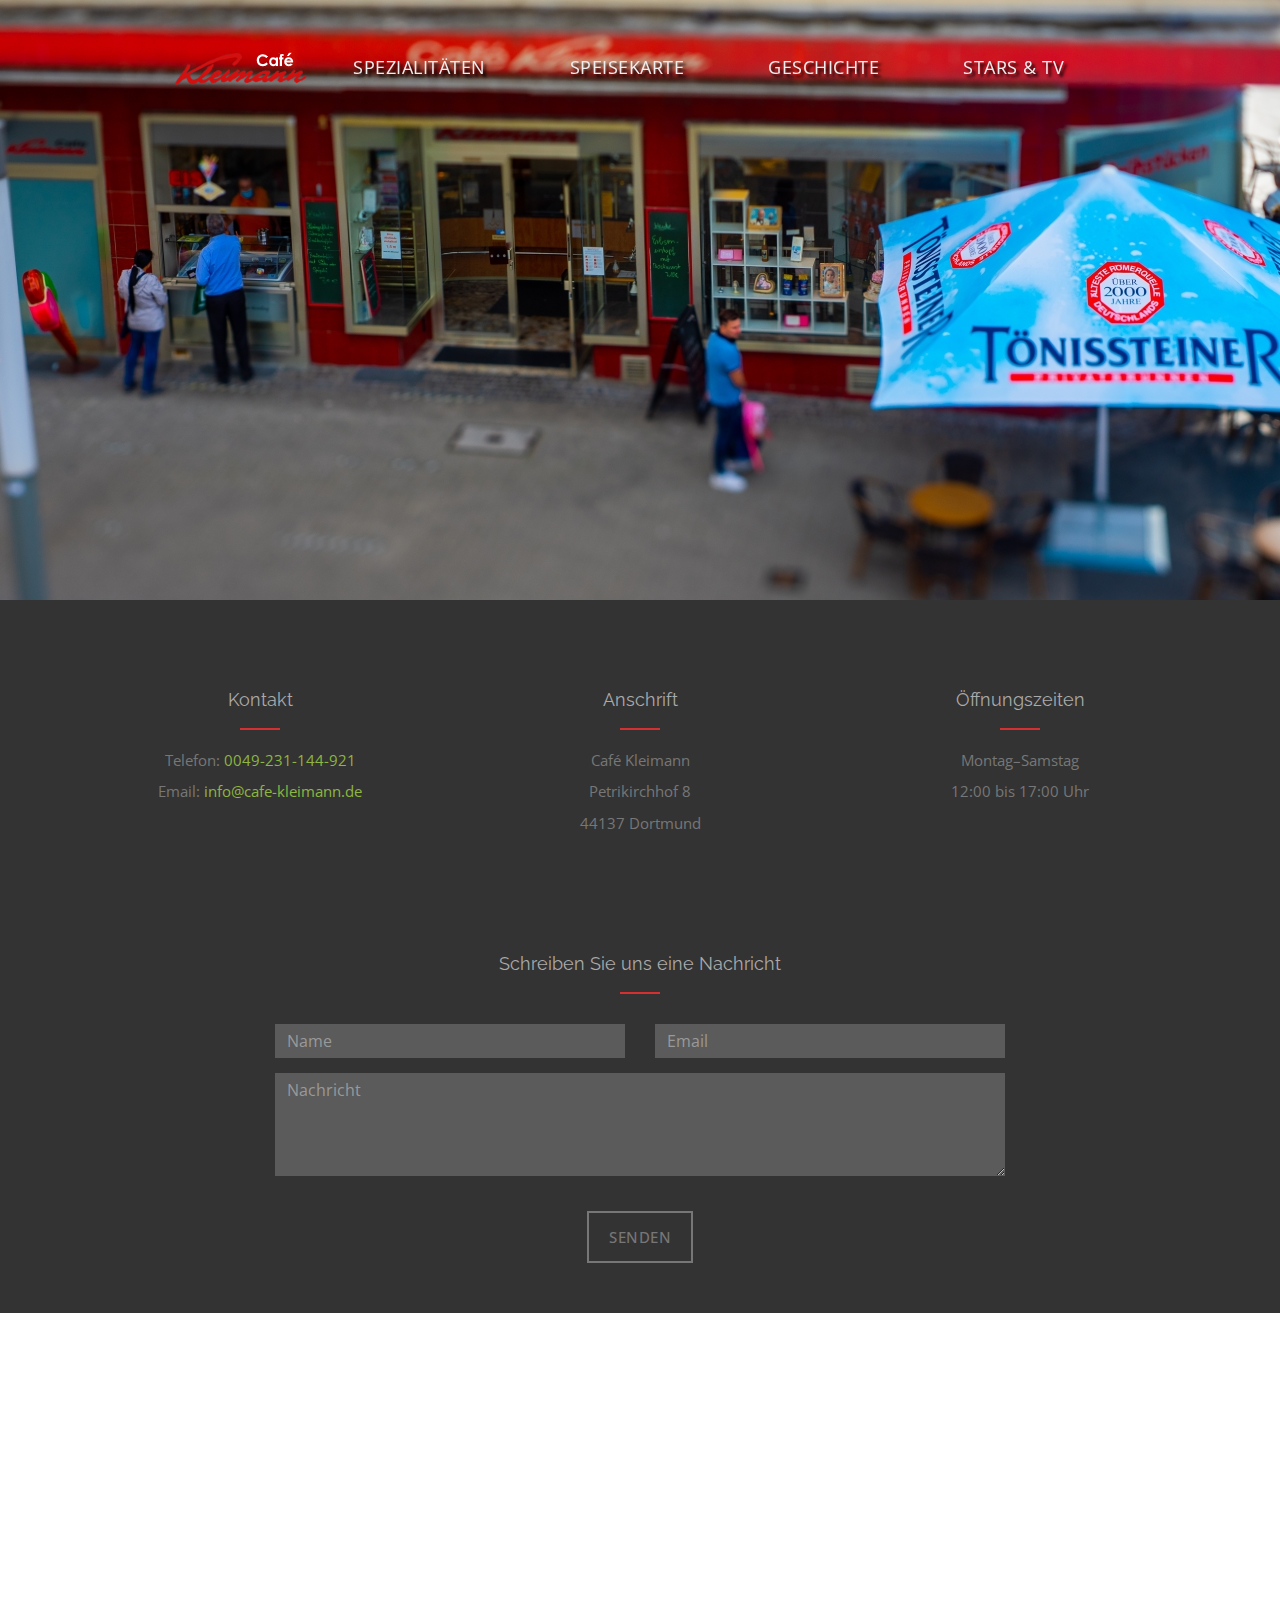
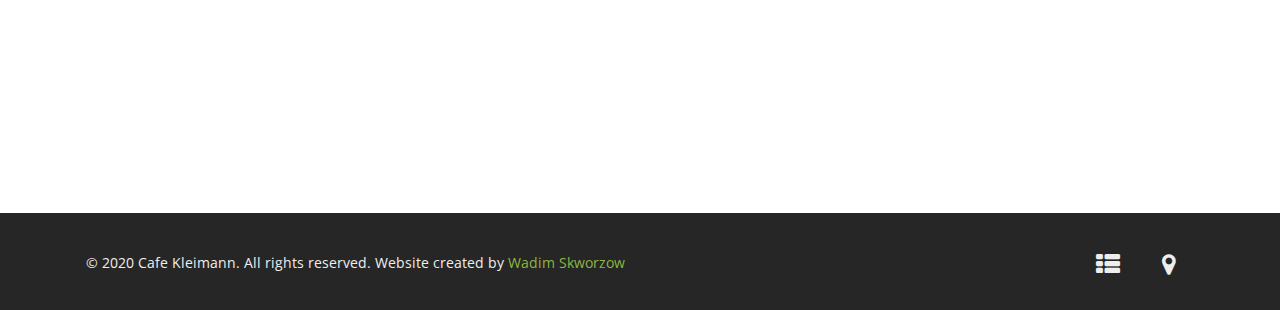
<file: impressum.html>
<!DOCTYPE html>
<html lang="de">

<head>
    <meta charset="utf-8">
    <meta name="viewport" content="width=device-width, initial-scale=1">
    <title>Impressum</title>
    <meta name="description" content="">
    <meta name="author" content="">

    <link rel="shortcut icon" href="./img/favicon.png" type="image/x-icon">
    <link rel="apple-touch-icon" href="./img/apple-touch-icon.png">
    <link rel="apple-touch-icon" sizes="72x72" href="./img/apple-touch-icon-72x72.png">
    <link rel="apple-touch-icon" sizes="114x114" href="./img/apple-touch-icon-114x114.png">

    <link rel="stylesheet" type="text/css" href="./css/bootstrap.css">
    <link rel="stylesheet" type="text/css" href="./fonts/font-awesome/css/font-awesome.css">

    <link rel="stylesheet" type="text/css" href="./css/style.css">
    <link href="https://fonts.googleapis.com/css?family=Raleway:300,400,500,600,700" rel="stylesheet">
    <link href="https://fonts.googleapis.com/css?family=Open+Sans:300,400,600,700" rel="stylesheet">

</head>

<body id="page-top" data-spy="scroll" data-target=".navbar-fixed-top">

    <nav id="menu" class="navbar navbar-default navbar-fixed-top">
        <div class="container">
            <!-- Brand and toggle get grouped for better mobile display -->
            <div class="navbar-header">
                <button type="button" class="navbar-toggle collapsed" data-toggle="collapse"
                    data-target="#bs-example-navbar-collapse-1"> <span class="sr-only">Toggle navigation</span> <span
                        class="icon-bar"></span> <span class="icon-bar"></span> <span class="icon-bar"></span> </button>
            </div>

            <!-- Collect the nav links, forms, and other content for toggling -->
            <div class="collapse navbar-collapse" id="bs-example-navbar-collapse-1">
                <a href="./index.html"><img src="./img/logo.png"></a>
                <ul class="nav navbar-nav">
                    <li><a href="./special.html" class="page-scroll">Spezialitäten</a></li>
                    <li><a href="./speisekarte.html" class="page-scroll">Speisekarte</a></li>
                    <li><a href="./story.html" class="page-scroll">Geschichte</a></li>
                    <li><a href="./stars.html" class="page-scroll">Stars & TV</a></li>
                </ul>
            </div>
            <!-- /.navbar-collapse -->
        </div>
    </nav>
    <!-- Header -->
    <header id="header">
        <div class="intro">
            <div class="overlay">
            </div>
        </div>
    </header>
    <div id="contact" class="text-center">
        <div class="container text-center">
            <div class="col-md-4">
                <h3>Kontakt</h3>
                <div class="contact-item">
                    <p>Telefon: <a href="tel:0049231144921">0049-231-144-921</a></p>
                    <p>Email: <a href="mailto:info@cafe-kleimann.de">info@cafe-kleimann.de</a></p>
                </div>
            </div>
            <div class="col-md-4">
                <h3>Anschrift</h3>
                <div class="contact-item">
                    <p>Café Kleimann</p>
                    <p>Petrikirchhof 8</p>
                    <p>44137 Dortmund</p>
                </div>
            </div>
            <div class="col-md-4">
                <h3>Öffnungszeiten</h3>
                <div class="contact-item">
                    <p>Montag–Samstag</p>
                    <p>12:00 bis 17:00 Uhr</p>
                </div>
            </div>
        </div>
        <div class="container">
            <div class="section-title text-center">
              <h3>Schreiben Sie uns eine Nachricht</h3>
            </div>
            <div class="col-md-8 col-md-offset-2">
              <form name="sentMessage" id="contactForm" novalidate>
                <div class="row">
                  <div class="col-md-6">
                    <div class="form-group">
                      <input type="text" id="name" class="form-control" placeholder="Name" required="required"
                        data-validation-required-message="Füllen Sie bitte dieses Feld aus">
                      <p class="help-block text-danger"></p>
                    </div>
                  </div>
                  <div class="col-md-6">
                    <div class="form-group">
                      <input type="email" id="email" class="form-control" placeholder="Email" required="required"
                        data-validation-required-message="Füllen Sie bitte dieses Feld aus"
                        data-validation-email-message="Geben Sie bitte eine echte E-Mail ein">
                      <p class="help-block text-danger"></p>
                    </div>
                  </div>
                </div>
                <div class="form-group">
                  <textarea name="message" id="message" class="form-control" rows="4" placeholder="Nachricht"
                    required="required" data-validation-required-message="Füllen Sie bitte dieses Feld aus"></textarea>
                  <p class="help-block text-danger"></p>
                </div>
                <div id="success"></div>
                <button type="submit" class="btn btn-custom btn-lg">Senden</button>
              </form>
            </div>
          </div>
        </div>
    </div>
    <div class="map">
        <div class="map__inner">
            <iframe
                src="https://www.google.com/maps/embed?pb=!1m18!1m12!1m3!1d2482.9149238813116!2d7.4598005!3d51.5147768!2m3!1f0!2f0!3f0!3m2!1i1024!2i768!4f13.1!3m3!1m2!1s0x0%3A0x4857debb5560eaa!2sCaf%C3%A9%20Kleimann!5e0!3m2!1sru!2sde!4v1589210863440!5m2!1sde!2sde"
                frameborder="0" style="border:0;" allowfullscreen="" aria-hidden="false" tabindex="0"></iframe>
        </div>
    </div>
    <div id="footer">
        <div class="container text-center">
            <div class="col-md-6">
                <p>&copy; 2020 Cafe Kleimann. All rights reserved. Website created by <a href="http://sempris.od.ua"
                        target="_blank">Wadim Skworzow</a></p>
            </div>
            <div class="col-md-6">
                <div class="social">
                    <ul>
                        <li><a href="./datenshutz.html" title="Datenschutz"><i class="fa fa-th-list"></i></a></li>
                        <li><a href="./impressum.html" title="Impressum"><i class="fa fa-map-marker"></i></a></li>
                    </ul>
                </div>
            </div>
        </div>
    </div>
    <script type="text/javascript" src="./js/jquery.1.11.1.js"></script>
    <script type="text/javascript" src="./js/bootstrap.js"></script>
    <script type="text/javascript" src="./js/SmoothScroll.js"></script>
    <script type="text/javascript" src="./js/jqBootstrapValidation.js"></script>
    <script type="text/javascript" src="./js/contact_me.js"></script>
    <script type="text/javascript" src="./js/main.js"></script>
</body>

</html>
</file>
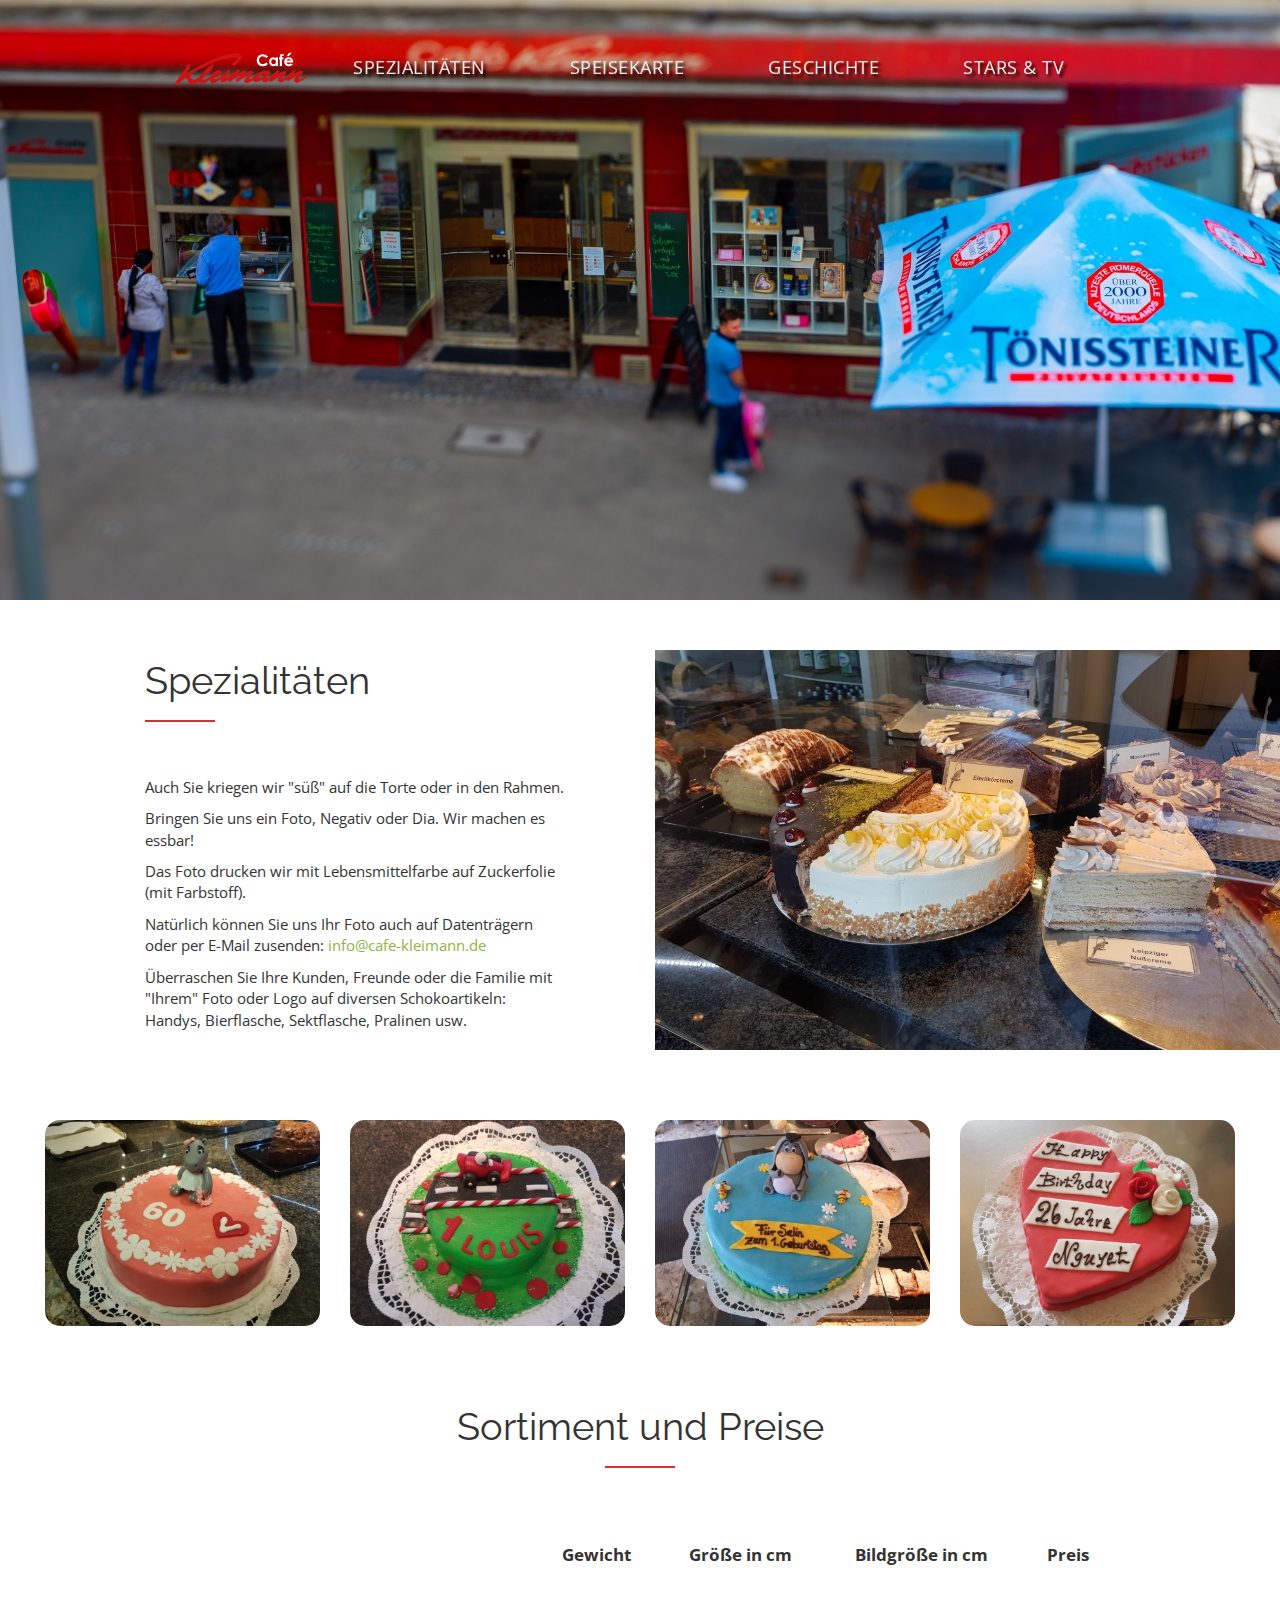
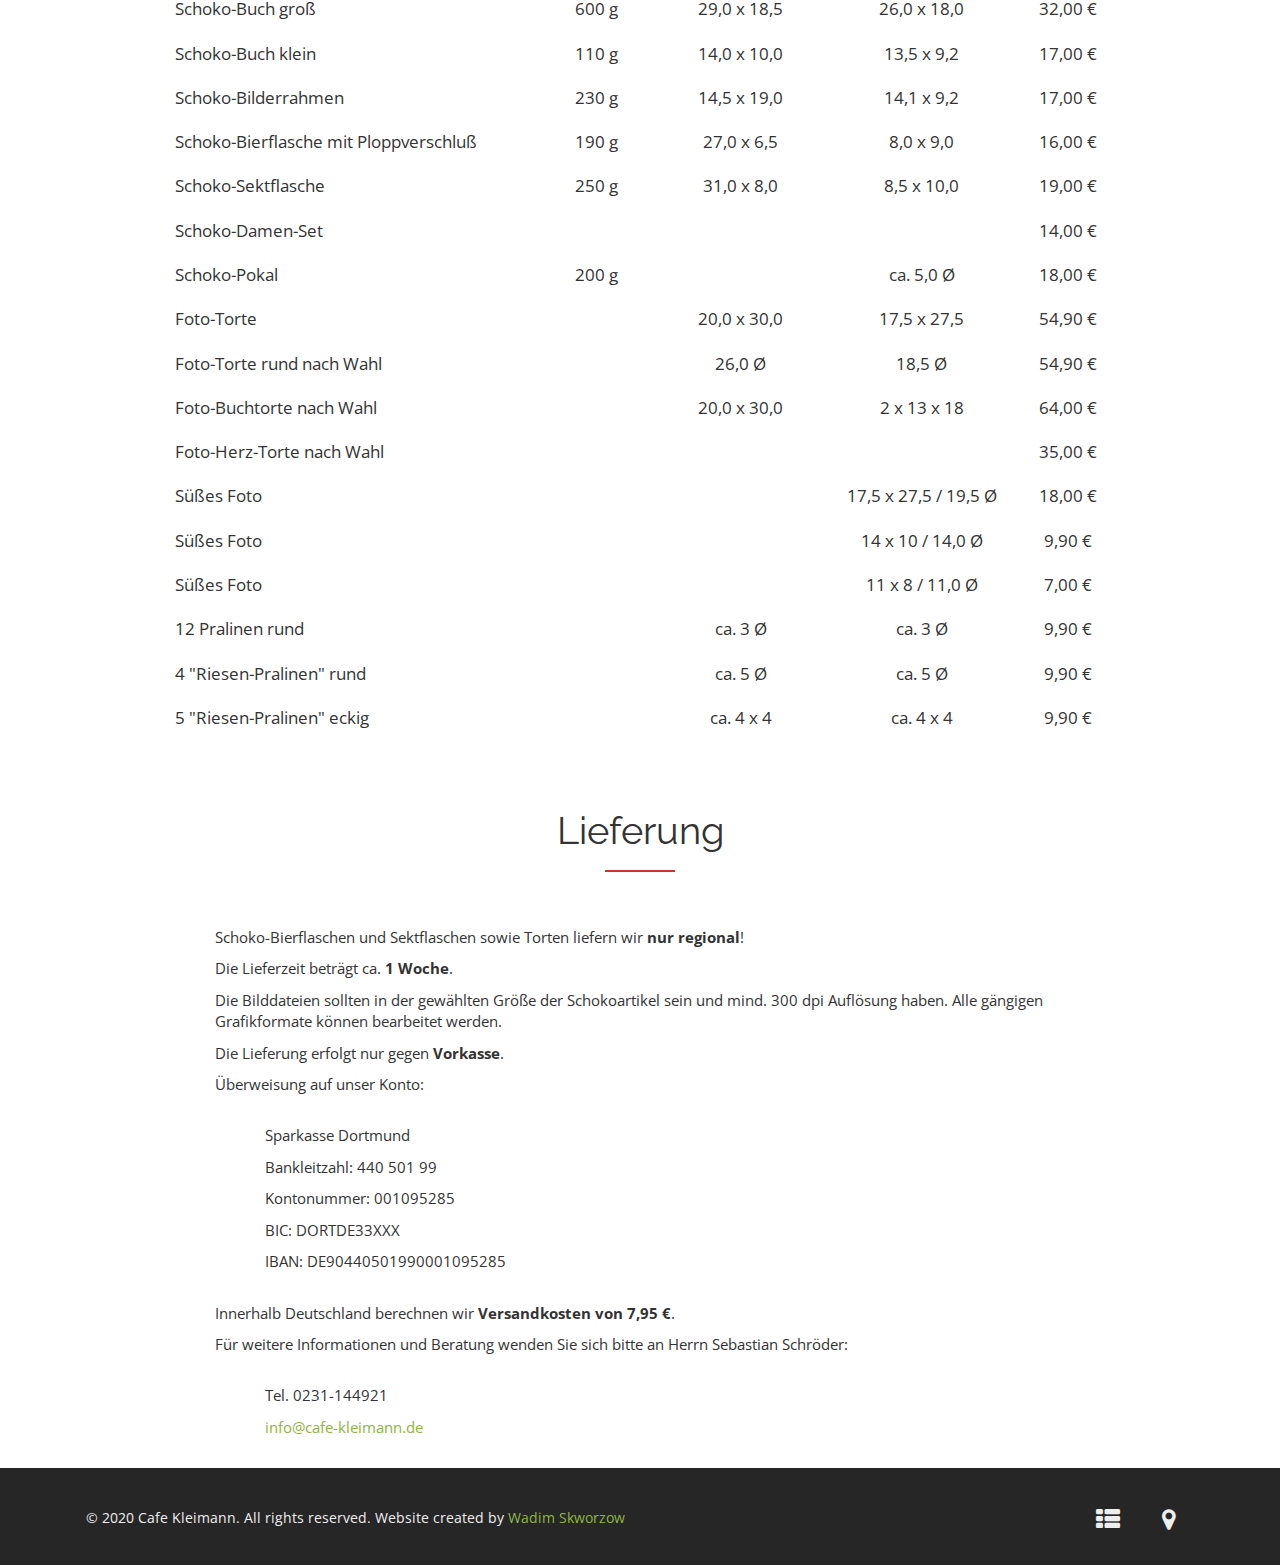
<file: special.html>
<!DOCTYPE html>
<html lang="de">

<head>
    <meta charset="utf-8">
    <meta name="viewport" content="width=device-width, initial-scale=1">
    <title>Unsere Spezialitäten</title>
    <meta name="description" content="">
    <meta name="author" content="">

    <link rel="shortcut icon" href="./img/favicon.png" type="image/x-icon">
    <link rel="apple-touch-icon" href="./img/apple-touch-icon.png">
    <link rel="apple-touch-icon" sizes="72x72" href="./img/apple-touch-icon-72x72.png">
    <link rel="apple-touch-icon" sizes="114x114" href="./img/apple-touch-icon-114x114.png">

    <link rel="stylesheet" type="text/css" href="./css/bootstrap.css">
    <link rel="stylesheet" type="text/css" href="./fonts/font-awesome/css/font-awesome.css">

    <link rel="stylesheet" type="text/css" href="./css/style.css">
    <link href="https://fonts.googleapis.com/css?family=Raleway:300,400,500,600,700" rel="stylesheet">
    <link href="https://fonts.googleapis.com/css?family=Open+Sans:300,400,600,700" rel="stylesheet">

</head>

<body id="page-top" data-spy="scroll" data-target=".navbar-fixed-top">

    <nav id="menu" class="navbar navbar-default navbar-fixed-top">
        <div class="container">
            <!-- Brand and toggle get grouped for better mobile display -->
            <div class="navbar-header">
                <button type="button" class="navbar-toggle collapsed" data-toggle="collapse"
                    data-target="#bs-example-navbar-collapse-1"> <span class="sr-only">Toggle navigation</span> <span
                        class="icon-bar"></span> <span class="icon-bar"></span> <span class="icon-bar"></span> </button>
            </div>

            <!-- Collect the nav links, forms, and other content for toggling -->
            <div class="collapse navbar-collapse" id="bs-example-navbar-collapse-1">
                <a href="./index.html"><img src="./img/logo.png"></a>
                <ul class="nav navbar-nav">
                    <li><a href="./special.html" class="page-scroll">Spezialitäten</a></li>
                    <li><a href="./speisekarte.html" class="page-scroll">Speisekarte</a></li>
                    <li><a href="./story.html" class="page-scroll">Geschichte</a></li>
                    <li><a href="./stars.html" class="page-scroll">Stars & TV</a></li>
                </ul>
            </div>
            <!-- /.navbar-collapse -->
        </div>
    </nav>
    <!-- Header -->
    <header id="header">
        <div class="intro">
            <div class="overlay">
                <div class="container">
                    <div class="row">
                        <div class="intro-text">
                        </div>
                    </div>
                </div>
            </div>
        </div>
    </header>
    <div id="team">
        <div class="container">
            <div id="row">
                <div class="col-md-6">
                    <div class="col-md-10 col-md-offset-1">
                        <div class="section-title">
                            <h2>Spezialitäten</h2>
                        </div>
                        <p>Auch Sie kriegen wir "süß" auf die Torte oder in den Rahmen.</p>
                        <p>Bringen Sie uns ein Foto, Negativ oder Dia. Wir machen es essbar!</p>
                        <p>Das Foto drucken wir mit Lebensmittelfarbe auf Zuckerfolie (mit Farbstoff).</p>
                        <p>Natürlich können Sie uns Ihr Foto auch auf Datenträgern oder per E-Mail zusenden: <a
                                href="mailto:info@cafe-kleimann.de">info@cafe-kleimann.de</a></p>
                        <p>Überraschen Sie Ihre Kunden, Freunde oder die Familie mit "Ihrem" Foto oder Logo auf diversen
                            Schokoartikeln: Handys, Bierflasche, Sektflasche, Pralinen usw.</p>
                    </div>
                </div>
                <div class="col-md-6">
                    <div class="team-img"><img src="./img/special.jpg" alt="Café Kleimann"></div>
                </div>
            </div>
        </div>
    </div>
    <div id="special">
        <div class="container-fluid">
            <div class="row">
                <div class="col-xs-12 col-md-6 col-lg-3">
                    <div class="gallery-item"> <img src="./img/special-item-3.jpg" class="img-responsive"
                            alt="Gallery Image 1"></div>
                </div>
                <div class="col-xs-12 col-md-6 col-lg-3">
                    <div class="gallery-item"> <img src="./img/special-item-2.jpg" class="img-responsive"
                            alt="Gallery Image 2"></div>
                </div>
                <div class="col-xs-12 col-md-6 col-lg-3">
                    <div class="gallery-item"> <img src="./img/special-item-1.jpg" class="img-responsive"
                            alt="Gallery Image 3"></div>
                </div>
                <div class="col-xs-12 col-md-6 col-lg-3">
                    <div class="gallery-item"> <img src="./img/special-item-4.jpg" class="img-responsive"
                            alt="Gallery Image 4"></div>
                </div>
            </div>
        </div>
    </div>
    <div id="prices">
        <div class="container-fluid">
            <div class="row">
                <div class="section-title">
                    <h2>Sortiment und Preise</h2>
                </div>
                <div class="table">
                    <table>
                        <tr>
                            <th></th>
                            <th>Gewicht</th>
                            <th>Größe in cm</th>
                            <th>Bildgröße in cm</th>
                            <th>Preis</th>
                        </tr>
                        <tr>
                            <td>
                                <div class="item-left">Schoko-Buch groß</div>
                            </td>
                            <td>600 g</td>
                            <td>29,0 x 18,5</td>
                            <td>26,0 x 18,0</td>
                            <td>32,00 €</td>
                        </tr>
                        <tr>
                            <td>
                                <div class="item-left">Schoko-Buch klein</div>
                            </td>
                            <td>110 g</td>
                            <td>14,0 x 10,0</td>
                            <td>13,5 x 9,2</td>
                            <td>17,00 €</td>
                        </tr>
                        <tr>
                            <td>
                                <div class="item-left">Schoko-Bilderrahmen</div>
                            </td>
                            <td>230 g</td>
                            <td>14,5 x 19,0</td>
                            <td>14,1 x 9,2</td>
                            <td>17,00 €</td>
                        </tr>
                        <tr>
                            <td>
                                <div class="item-left">Schoko-Bierflasche mit Ploppverschluß</div>
                            </td>
                            <td>190 g</td>
                            <td>27,0 x 6,5</td>
                            <td>8,0 x 9,0</td>
                            <td>16,00 €</td>
                        </tr>
                        <tr>
                            <td>
                                <div class="item-left">Schoko-Sektflasche</div>
                            </td>
                            <td>250 g</td>
                            <td>31,0 x 8,0</td>
                            <td>8,5 x 10,0</td>
                            <td>19,00 €</td>
                        </tr>
                        <tr>
                            <td>
                                <div class="item-left">Schoko-Damen-Set</div>
                            </td>
                            <td></td>
                            <td></td>
                            <td></td>
                            <td>14,00 €</td>
                        </tr>
                        <tr>
                            <td>
                                <div class="item-left">Schoko-Pokal</div>
                            </td>
                            <td>200 g</td>
                            <td></td>
                            <td>ca. 5,0 Ø</td>
                            <td>18,00 €</td>
                        </tr>
                        <tr>
                            <td>
                                <div class="item-left">Foto-Torte</div>
                            </td>
                            <td></td>
                            <td>20,0 x 30,0</td>
                            <td>17,5 x 27,5</td>
                            <td>54,90 €</td>
                        </tr>
                        <tr>
                            <td>
                                <div class="item-left">Foto-Torte rund nach Wahl</div>
                            </td>
                            <td></td>
                            <td>26,0 Ø</td>
                            <td>18,5 Ø</td>
                            <td>54,90 €</td>
                        </tr>
                        <tr>
                            <td>
                                <div class="item-left">Foto-Buchtorte nach Wahl</div>
                            </td>
                            <td></td>
                            <td>20,0 x 30,0</td>
                            <td>2 x 13 x 18</td>
                            <td>64,00 €</td>
                        </tr>
                        <tr>
                            <td>
                                <div class="item-left">Foto-Herz-Torte nach Wahl</div>
                            </td>
                            <td></td>
                            <td></td>
                            <td></td>
                            <td>35,00 €</td>
                        </tr>
                        <tr>
                            <td>
                                <div class="item-left">Süßes Foto</div>
                            </td>
                            <td></td>
                            <td></td>
                            <td>17,5 x 27,5 / 19,5 Ø</td>
                            <td>18,00 €</td>
                        </tr>
                        <tr>
                            <td>
                                <div class="item-left">Süßes Foto</div>
                            </td>
                            <td></td>
                            <td></td>
                            <td>14 x 10 / 14,0 Ø</td>
                            <td>9,90 €</td>
                        </tr>
                        <tr>
                            <td>
                                <div class="item-left">Süßes Foto</div>
                            </td>
                            <td></td>
                            <td></td>
                            <td>11 x 8 / 11,0 Ø</td>
                            <td>7,00 €</td>
                        </tr>
                        <tr>
                            <td>
                                <div class="item-left">12 Pralinen rund</div>
                            </td>
                            <td></td>
                            <td>ca. 3 Ø</td>
                            <td>ca. 3 Ø</td>
                            <td>9,90 €</td>
                        </tr>
                        <tr>
                            <td>
                                <div class="item-left">4 "Riesen-Pralinen" rund</div>
                            </td>
                            <td></td>
                            <td>ca. 5 Ø</td>
                            <td>ca. 5 Ø</td>
                            <td>9,90 €</td>
                        </tr>
                        <tr>
                            <td>
                                <div class="item-left">5 "Riesen-Pralinen" eckig</div>
                            </td>
                            <td></td>
                            <td>ca. 4 x 4</td>
                            <td>ca. 4 x 4</td>
                            <td>9,90 €</td>
                        </tr>
                    </table>
                </div>
                <div class="section-title">
                    <h2>Lieferung</h2>
                </div>
                <div class="text">
                    <p>Schoko-Bierflaschen und Sektflaschen sowie Torten liefern wir <b>nur regional</b>!</p>
                    <p>Die Lieferzeit beträgt ca. <b>1 Woche</b>.</p>
                    <p>Die Bilddateien sollten in der gewählten Größe der Schokoartikel sein und mind. 300 dpi
                        Auflösung haben. Alle gängigen Grafikformate können bearbeitet werden.</p>
                    <p>Die Lieferung erfolgt nur gegen <b>Vorkasse</b>.</p>
                    <p>Überweisung auf unser Konto:</p>
                    <div class="specialdata">
                        <p>Sparkasse Dortmund</p>
                        <p>Bankleitzahl: 440 501 99</p>
                        <p>Kontonummer: 001095285</p>
                        <p>BIC: DORTDE33XXX</p>
                        <p>IBAN: DE90440501990001095285</p>
                    </div>
                    <p>Innerhalb Deutschland berechnen wir <b>Versandkosten von 7,95 €</b>.</p>
                    <p>Für weitere Informationen und Beratung wenden Sie sich bitte an Herrn Sebastian Schröder:</p>
                    <div class="specialdata">
                        <p>Tel. 0231-144921</p>
                        <p><a href="mailto:info@cafe-kleimann.de">info@cafe-kleimann.de</a></p>
                    </div>
                </div>
            </div>
        </div>
    </div>
    <div id="footer">
        <div class="container text-center">
            <div class="col-md-6">
                <p>&copy; 2020 Cafe Kleimann. All rights reserved. Website created by <a href="http://sempris.od.ua"
                        target="_blank">Wadim Skworzow</a></p>
            </div>
            <div class="col-md-6">
                <div class="social">
                    <ul>
                        <li><a href="./datenshutz.html" title="Datenschutz"><i class="fa fa-th-list"></i></a></li>
                        <li><a href="./impressum.html" title="Impressum"><i class="fa fa-map-marker"></i></a></li>
                    </ul>
                </div>
            </div>
        </div>
    </div>
    <script type="text/javascript" src="./js/jquery.1.11.1.js"></script>
    <script type="text/javascript" src="./js/bootstrap.js"></script>
    <script type="text/javascript" src="./js/SmoothScroll.js"></script>
    <script type="text/javascript" src="./js/jqBootstrapValidation.js"></script>
    <script type="text/javascript" src="./js/contact_me.js"></script>
    <script type="text/javascript" src="./js/main.js"></script>
</body>

</html>
</file>
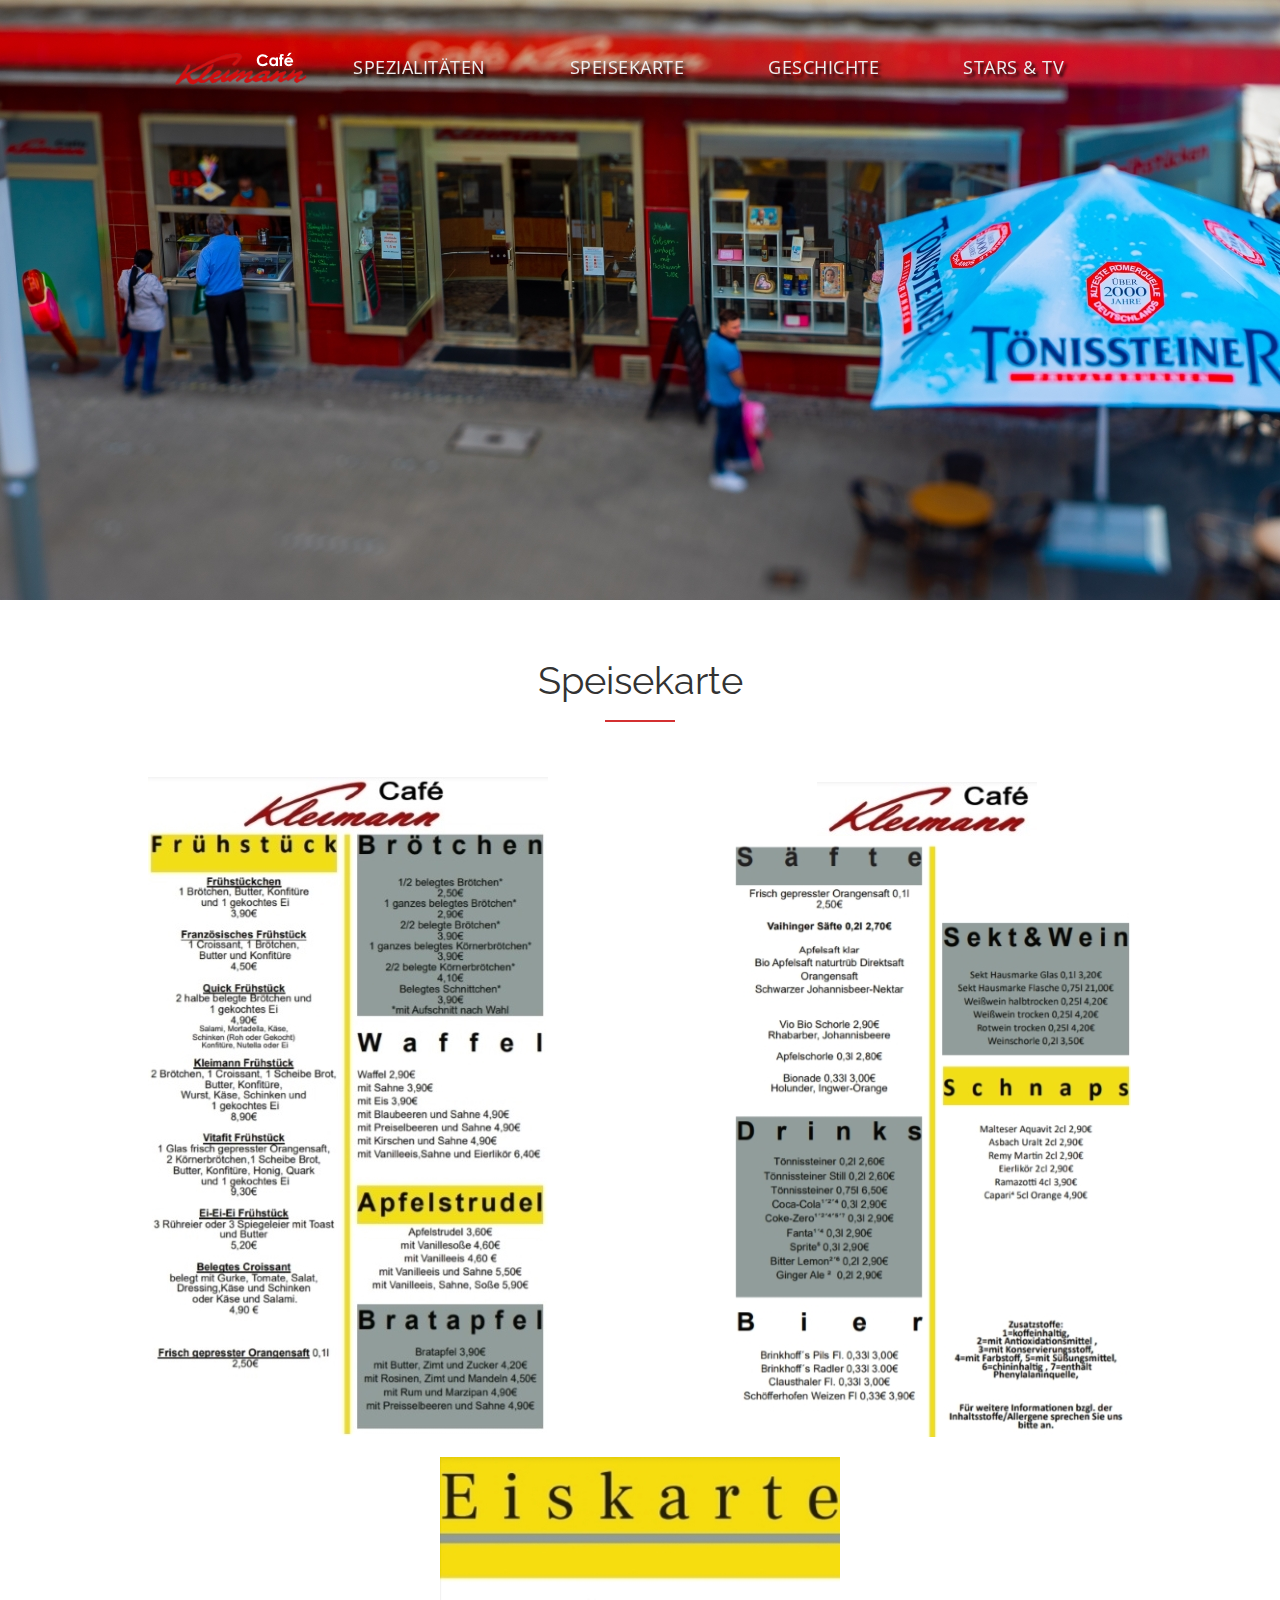
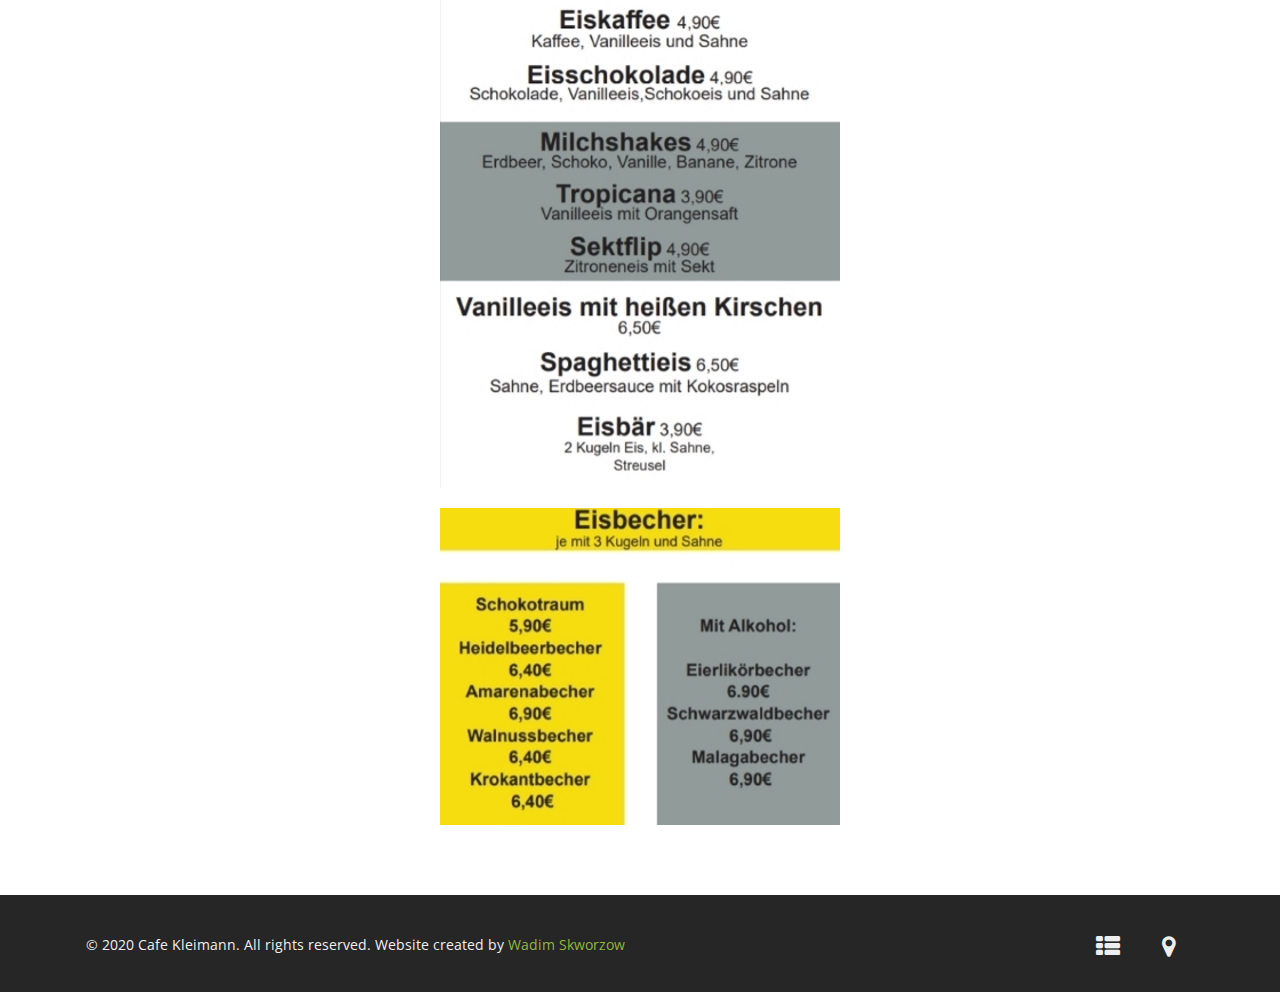
<file: speisekarte.html>
<!DOCTYPE html>
<html lang="de">

<head>
    <meta charset="utf-8">
    <meta name="viewport" content="width=device-width, initial-scale=1">
    <title>Speisekarte Café Kleimann</title>
    <meta name="description" content="">
    <meta name="author" content="">

    <link rel="shortcut icon" href="./img/favicon.png" type="image/x-icon">
    <link rel="apple-touch-icon" href="./img/apple-touch-icon.png">
    <link rel="apple-touch-icon" sizes="72x72" href="./img/apple-touch-icon-72x72.png">
    <link rel="apple-touch-icon" sizes="114x114" href="./img/apple-touch-icon-114x114.png">

    <link rel="stylesheet" type="text/css" href="./css/bootstrap.css">
    <link rel="stylesheet" type="text/css" href="./fonts/font-awesome/css/font-awesome.css">

    <link rel="stylesheet" type="text/css" href="./css/style.css">
    <link href="https://fonts.googleapis.com/css?family=Raleway:300,400,500,600,700" rel="stylesheet">
    <link href="https://fonts.googleapis.com/css?family=Open+Sans:300,400,600,700" rel="stylesheet">

</head>

<body id="page-top" data-spy="scroll" data-target=".navbar-fixed-top">
    <nav id="menu" class="navbar navbar-default navbar-fixed-top">
        <div class="container">
            <!-- Brand and toggle get grouped for better mobile display -->
            <div class="navbar-header">
                <button type="button" class="navbar-toggle collapsed" data-toggle="collapse"
                    data-target="#bs-example-navbar-collapse-1"> <span class="sr-only">Toggle navigation</span> <span
                        class="icon-bar"></span> <span class="icon-bar"></span> <span class="icon-bar"></span> </button>
            </div>

            <!-- Collect the nav links, forms, and other content for toggling -->
            <div class="collapse navbar-collapse" id="bs-example-navbar-collapse-1">
                <a href="./index.html"><img src="./img/logo.png"></a>
                <ul class="nav navbar-nav">
                    <li><a href="./special.html" class="page-scroll">Spezialitäten</a></li>
                    <li><a href="./speisekarte.html" class="page-scroll">Speisekarte</a></li>
                    <li><a href="./story.html" class="page-scroll">Geschichte</a></li>
                    <li><a href="./stars.html" class="page-scroll">Stars & TV</a></li>
                </ul>
            </div>
            <!-- /.navbar-collapse -->
        </div>
    </nav>
    <!-- Header -->
    <header id="header">
        <div class="intro">
            <div class="overlay">
                <div class="container">
                    <div class="row">
                        <div class="intro-text">
                        </div>
                    </div>
                </div>
            </div>
        </div>
    </header>
    <div id="restaurant-menu">
        <div class="container">
            <div class="section-title text-center">
                <h2>Speisekarte</h2>
            </div>
            <div class="row">
                <div class="col-xs-12 col-sm-6 col-lg-6">
                    <img src="./img/speisekarte1.jpg" alt="Speisekarte Seite 1">
                </div>
                    <div class="col-xs-12 col-sm-6 col-lg-6">
                    <img src="./img/speisekarte2.png" alt="Speisekarte Seite 2">
                </div>
            </div>
            <div class="row">
                <div class="col-12">
                    <img src="./img/eiskarte1.jpg" alt="Eiskarte Seite 1">
                </div>
                <div class="col-xs-12 col-sm-6 col-lg-12">
                    <img src="./img/eiskarte2.jpg" alt="Eiskarte Seite 2">
                </div>
            </div>
        </div>
    </div>
    <div id="footer">
        <div class="container text-center">
            <div class="col-md-6">
                <p>&copy; 2020 Cafe Kleimann. All rights reserved. Website created by <a href="http://sempris.od.ua"
                        target="_blank">Wadim Skworzow</a></p>
            </div>
            <div class="col-md-6">
                <div class="social">
                    <ul>
                        <li><a href="./datenshutz.html" title="Datenschutz"><i class="fa fa-th-list"></i></a></li>
                        <li><a href="./impressum.html" title="Impressum"><i class="fa fa-map-marker"></i></a></li>
                    </ul>
                </div>
            </div>
        </div>
    </div>
    <script type="text/javascript" src="./js/jquery.1.11.1.js"></script>
    <script type="text/javascript" src="./js/bootstrap.js"></script>
    <script type="text/javascript" src="./js/SmoothScroll.js"></script>
    <script type="text/javascript" src="./js/jqBootstrapValidation.js"></script>
    <script type="text/javascript" src="./js/contact_me.js"></script>
    <script type="text/javascript" src="./js/main.js"></script>
</body>

</html>
</file>
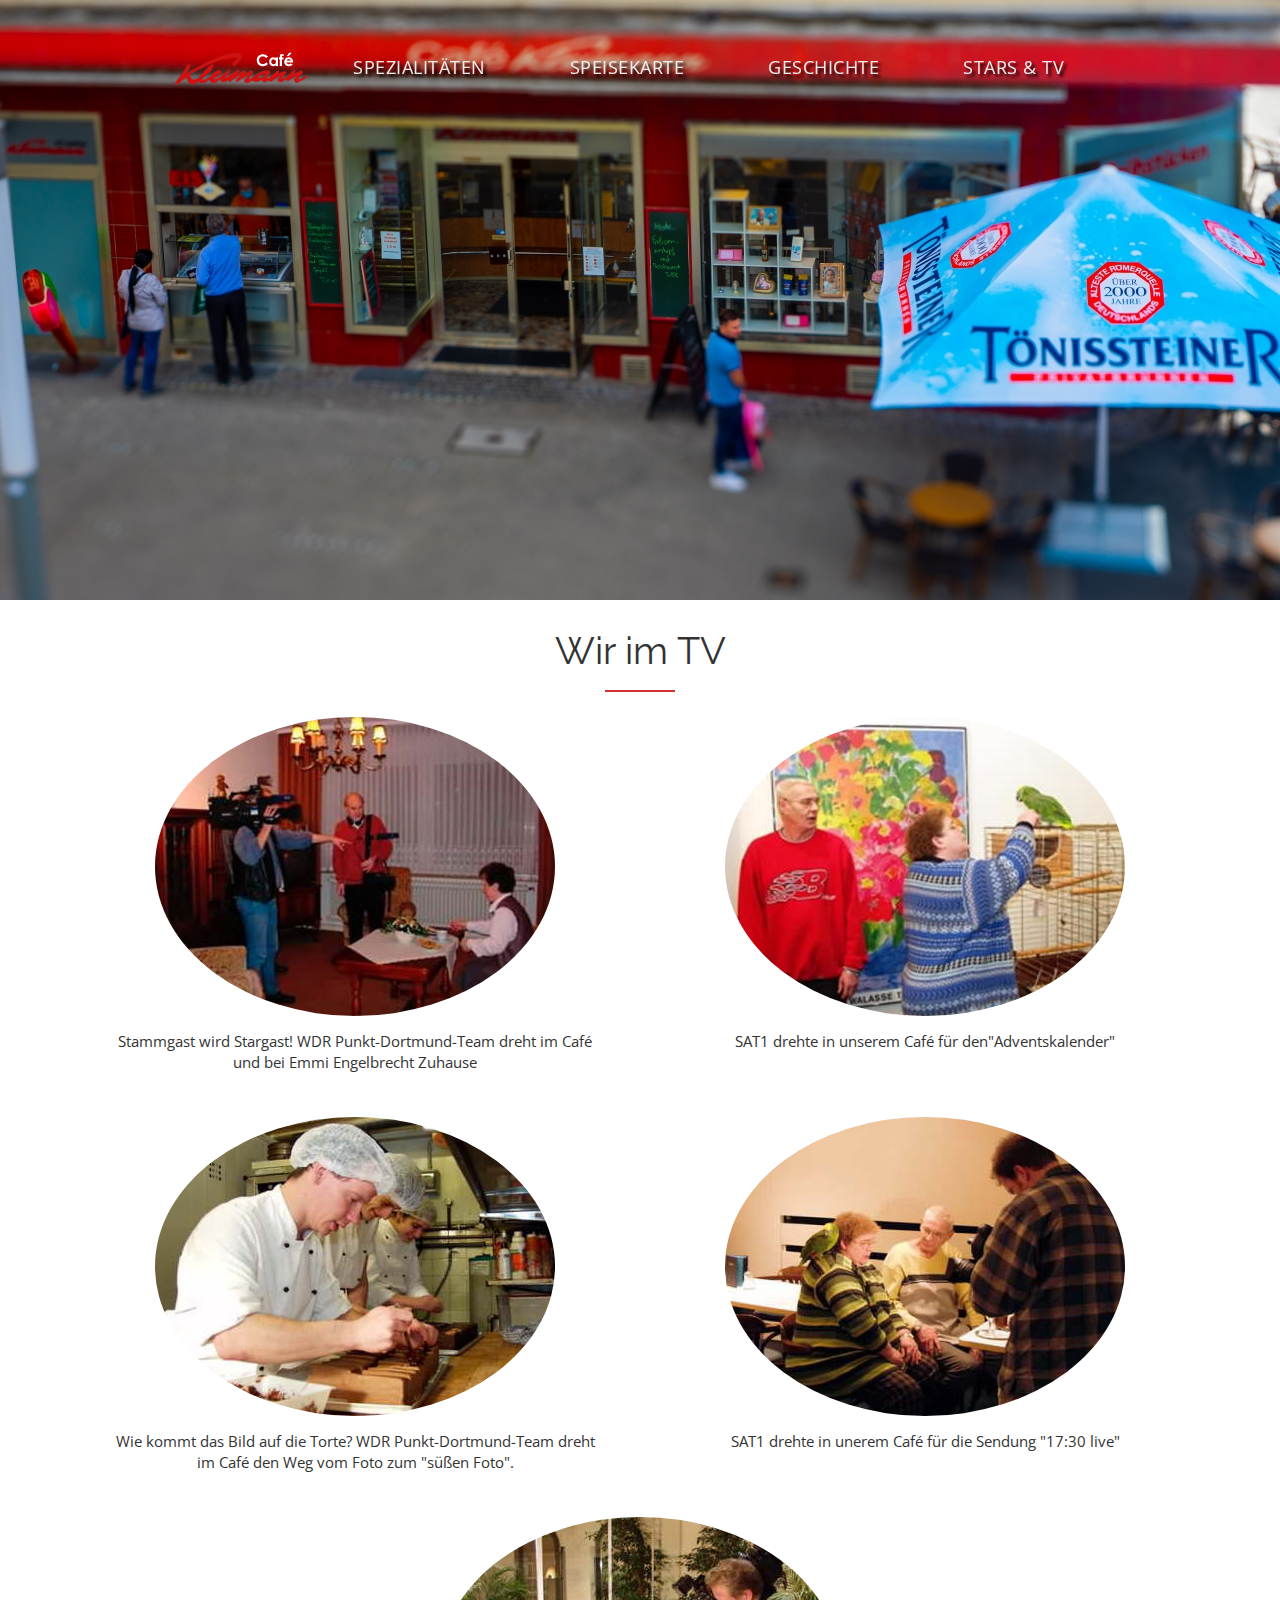
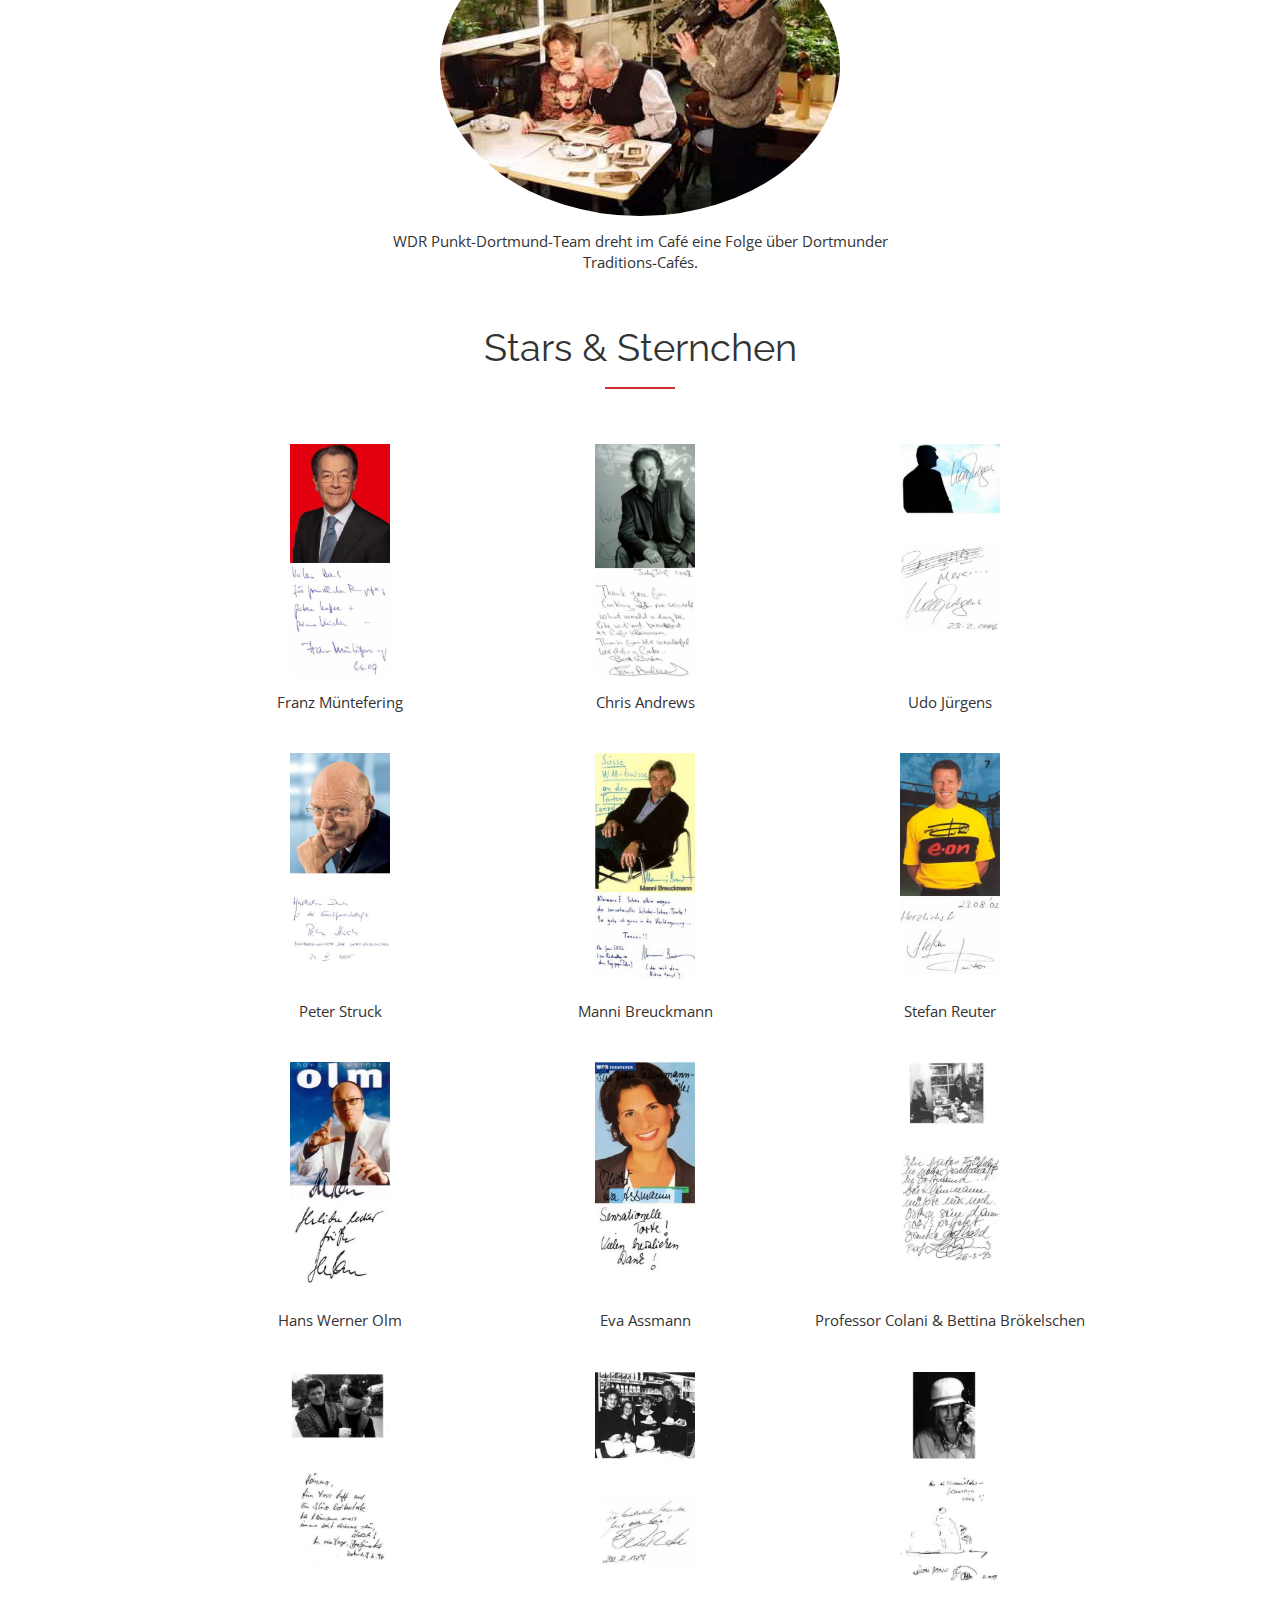
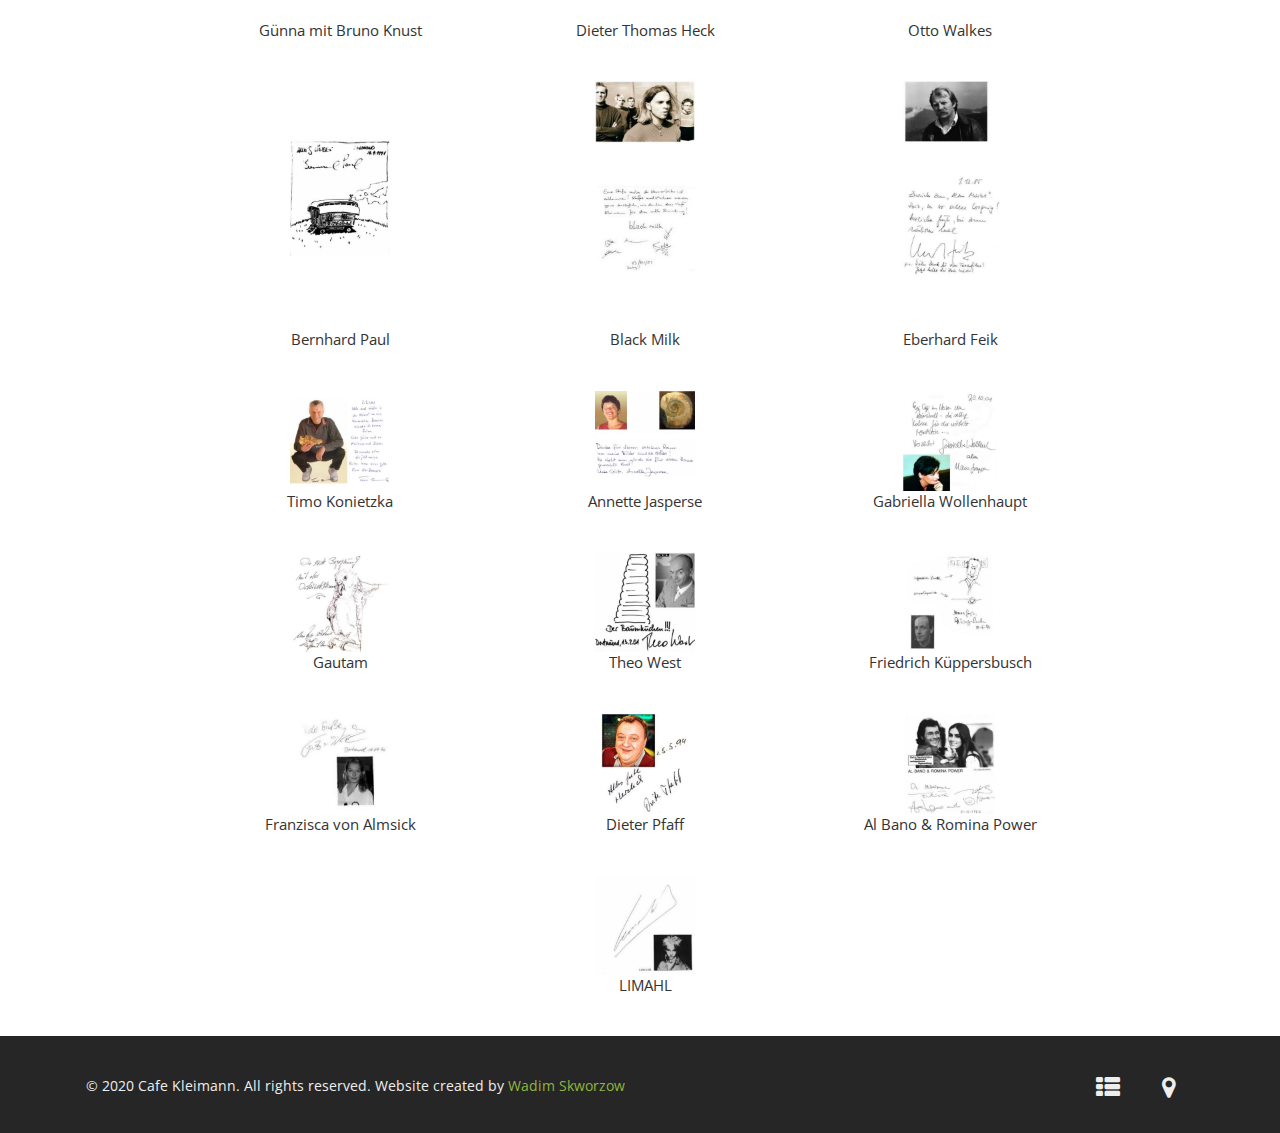
<file: stars.html>
<!DOCTYPE html>
<html lang="de">

<head>
    <meta charset="utf-8">
    <meta name="viewport" content="width=device-width, initial-scale=1">
    <title>Stars & TV</title>
    <meta name="description" content="">
    <meta name="author" content="">

    <link rel="shortcut icon" href="./img/favicon.png" type="image/x-icon">
    <link rel="apple-touch-icon" href="./img/apple-touch-icon.png">
    <link rel="apple-touch-icon" sizes="72x72" href="./img/apple-touch-icon-72x72.png">
    <link rel="apple-touch-icon" sizes="114x114" href="./img/apple-touch-icon-114x114.png">

    <link rel="stylesheet" type="text/css" href="./css/bootstrap.css">
    <link rel="stylesheet" type="text/css" href="./fonts/font-awesome/css/font-awesome.css">

    <link rel="stylesheet" type="text/css" href="./css/style.css">
    <link href="https://fonts.googleapis.com/css?family=Raleway:300,400,500,600,700" rel="stylesheet">
    <link href="https://fonts.googleapis.com/css?family=Open+Sans:300,400,600,700" rel="stylesheet">

</head>

<body id="page-top" data-spy="scroll" data-target=".navbar-fixed-top">

    <nav id="menu" class="navbar navbar-default navbar-fixed-top">
        <div class="container">
            <!-- Brand and toggle get grouped for better mobile display -->
            <div class="navbar-header">
                <button type="button" class="navbar-toggle collapsed" data-toggle="collapse"
                    data-target="#bs-example-navbar-collapse-1"> <span class="sr-only">Toggle navigation</span> <span
                        class="icon-bar"></span> <span class="icon-bar"></span> <span class="icon-bar"></span> </button>
            </div>

            <!-- Collect the nav links, forms, and other content for toggling -->
            <div class="collapse navbar-collapse" id="bs-example-navbar-collapse-1">
                <a href="./index.html"><img src="./img/logo.png"></a>
                <ul class="nav navbar-nav">
                    <li><a href="./special.html" class="page-scroll">Spezialitäten</a></li>
                    <li><a href="./speisekarte.html" class="page-scroll">Speisekarte</a></li>
                    <li><a href="./story.html" class="page-scroll">Geschichte</a></li>
                    <li><a href="./stars.html" class="page-scroll">Stars & TV</a></li>
                </ul>
            </div>
            <!-- /.navbar-collapse -->
        </div>
    </nav>
    <!-- Header -->
    <header id="header">
        <div class="intro">
            <div class="overlay">
                <div class="container">
                    <div class="row">
                        <div class="intro-text">
                        </div>
                    </div>
                </div>
            </div>
        </div>
    </header>
    <div class="container">
        <div class="tv-title">
            <h2>Wir im TV</h2>
        </div>
        <div class="tv-block">
            <div class="tv-item">
                <div class="tv-image">
                    <img src="./img/stars/TV1.jpg" />
                    <p>Stammgast wird Stargast! WDR Punkt-Dortmund-Team dreht im Café und bei Emmi Engelbrecht
                        Zuhause</p>
                </div>
            </div>
            <div class="tv-item">
                <div class="tv-image">
                    <img src="./img/stars/TV2.jpg" />
                    <p>SAT1 drehte in unserem Café für den"Adventskalender"</p>
                </div>
            </div>
            <div class="tv-item">
                <div class="tv-image">
                    <img src="./img/stars/TV3.jpg" />
                    <p>Wie kommt das Bild auf die Torte? WDR Punkt-Dortmund-Team dreht im Café den Weg
                        vom Foto zum "süßen Foto".</p>
                </div>
            </div>
            <div class="tv-item">
                <div class="tv-image">
                    <img src="./img/stars/TV4.jpg" />
                    <p>SAT1 drehte in unerem Café für die Sendung "17:30 live"</p>
                </div>
            </div>
            <div class="tv-item">
                <div class="tv-image">
                    <img src="./img/stars/TV5.jpg" />
                    <p>WDR Punkt-Dortmund-Team dreht im Café eine Folge über Dortmunder Traditions-Cafés.</p>
                </div>
            </div>
        </div>
        <div class="stars-title">
            <h2>Stars & Sternchen</h2>
        </div>
        <div class="stars-block">
            <div class="stars-item">
                <div class="stars-image">
                    <img src="./img/stars/stars1.jpg" />
                    <p>Franz Müntefering</p>
                </div>
            </div>
            <div class="stars-item">
                <div class="stars-image">
                    <img src="./img/stars/stars2.jpg" />
                    <p>Chris Andrews</p>
                </div>
            </div>
            <div class="stars-item">
                <div class="stars-image">
                    <img src="./img/stars/stars3.jpg" />
                    <p>Udo Jürgens</p>
                </div>
            </div>
            <div class="stars-item">
                <div class="stars-image">
                    <img src="./img/stars/stars4.jpg" />
                    <p>Peter Struck</p>
                </div>
            </div>
            <div class="stars-item">
                <div class="stars-image">
                    <img src="./img/stars/stars5.jpg" />
                    <p>Manni Breuckmann</p>
                </div>
            </div>
            <div class="stars-item">
                <div class="stars-image">
                    <img src="./img/stars/stars6.jpg" />
                    <p>Stefan Reuter</p>
                </div>
            </div>
            <div class="stars-item">
                <div class="stars-image">
                    <img src="./img/stars/stars7.jpg" />
                    <p>Hans Werner Olm</p>
                </div>
            </div>
            <div class="stars-item">
                <div class="stars-image">
                    <img src="./img/stars/stars8.jpg" />
                    <p>Eva Assmann</p>
                </div>
            </div>
            <div class="stars-item">
                <div class="stars-image">
                    <img src="./img/stars/stars9.jpg" />
                    <p>Professor Colani & Bettina Brökelschen</p>
                </div>
            </div>
            <div class="stars-item">
                <div class="stars-image">
                    <img src="./img/stars/stars10.jpg" />
                    <p>Günna mit Bruno Knust</p>
                </div>
            </div>
            <div class="stars-item">
                <div class="stars-image">
                    <img src="./img/stars/stars11.jpg" />
                    <p>Dieter Thomas Heck</p>
                </div>
            </div>
            <div class="stars-item">
                <div class="stars-image">
                    <img src="./img/stars/stars12.jpg" />
                    <p>Otto Walkes</p>
                </div>
            </div>
            <div class="stars-item">
                <div class="stars-image">
                    <img src="./img/stars/stars13.jpg" />
                    <p>Bernhard Paul</p>
                </div>
            </div>
            <div class="stars-item">
                <div class="stars-image">
                    <img src="./img/stars/stars14.jpg" />
                    <p>Black Milk</p>
                </div>
            </div>
            <div class="stars-item">
                <div class="stars-image">
                    <img src="./img/stars/stars15.jpg" />
                    <p>Eberhard Feik</p>
                </div>
            </div>
            <div class="stars-item">
                <div class="stars-image-square">
                    <img src="./img/stars/stars16.jpg" />
                    <p>Timo Konietzka</p>
                </div>
            </div>
            <div class="stars-item">
                <div class="stars-image-square">
                    <img src="./img/stars/stars17.jpg" />
                    <p>Annette Jasperse</p>
                </div>
            </div>
            <div class="stars-item">
                <div class="stars-image-square">
                    <img src="./img/stars/stars18.jpg" />
                    <p>Gabriella Wollenhaupt</p>
                </div>
            </div>
            <div class="stars-item">
                <div class="stars-image-square">
                    <img src="./img/stars/stars19.jpg" />
                    <p>Gautam</p>
                </div>
            </div>
            <div class="stars-item">
                <div class="stars-image-square">
                    <img src="./img/stars/stars20.jpg" />
                    <p>Theo West</p>
                </div>
            </div>
            <div class="stars-item">
                <div class="stars-image-square">
                    <img src="./img/stars/stars21.jpg" />
                    <p>Friedrich Küppersbusch</p>
                </div>
            </div>
            <div class="stars-item">
                <div class="stars-image-square">
                    <img src="./img/stars/stars22.jpg" />
                    <p>Franzisca von Almsick</p>
                </div>
            </div>
            <div class="stars-item">
                <div class="stars-image-square">
                    <img src="./img/stars/stars23.jpg" />
                    <p>Dieter Pfaff</p>
                </div>
            </div>
            <div class="stars-item">
                <div class="stars-image-square">
                    <img src="./img/stars/stars24.jpg" />
                    <p>Al Bano & Romina Power</p>
                </div>
            </div>
            <div class="stars-item">
                <div class="stars-image-square">
                    <img src="./img/stars/stars25.jpg" />
                    <p>LIMAHL</p>
                </div>
            </div>
        </div>
    </div>
    <div id="footer">
        <div class="container text-center">
            <div class="col-md-6">
                <p>&copy; 2020 Cafe Kleimann. All rights reserved. Website created by <a href="http://sempris.od.ua"
                        target="_blank">Wadim Skworzow</a></p>
            </div>
            <div class="col-md-6">
                <div class="social">
                    <ul>
                        <li><a href="./datenshutz.html" title="Datenschutz"><i class="fa fa-th-list"></i></a></li>
                        <li><a href="./impressum.html" title="Impressum"><i class="fa fa-map-marker"></i></a></li>
                      </ul>
                </div>
            </div>
        </div>
    </div>
    <script type="text/javascript" src="./js/jquery.1.11.1.js"></script>
    <script type="text/javascript" src="./js/bootstrap.js"></script>
    <script type="text/javascript" src="./js/SmoothScroll.js"></script>
    <script type="text/javascript" src="./js/jqBootstrapValidation.js"></script>
    <script type="text/javascript" src="./js/contact_me.js"></script>
    <script type="text/javascript" src="./js/main.js"></script>
</body>

</html>
</file>
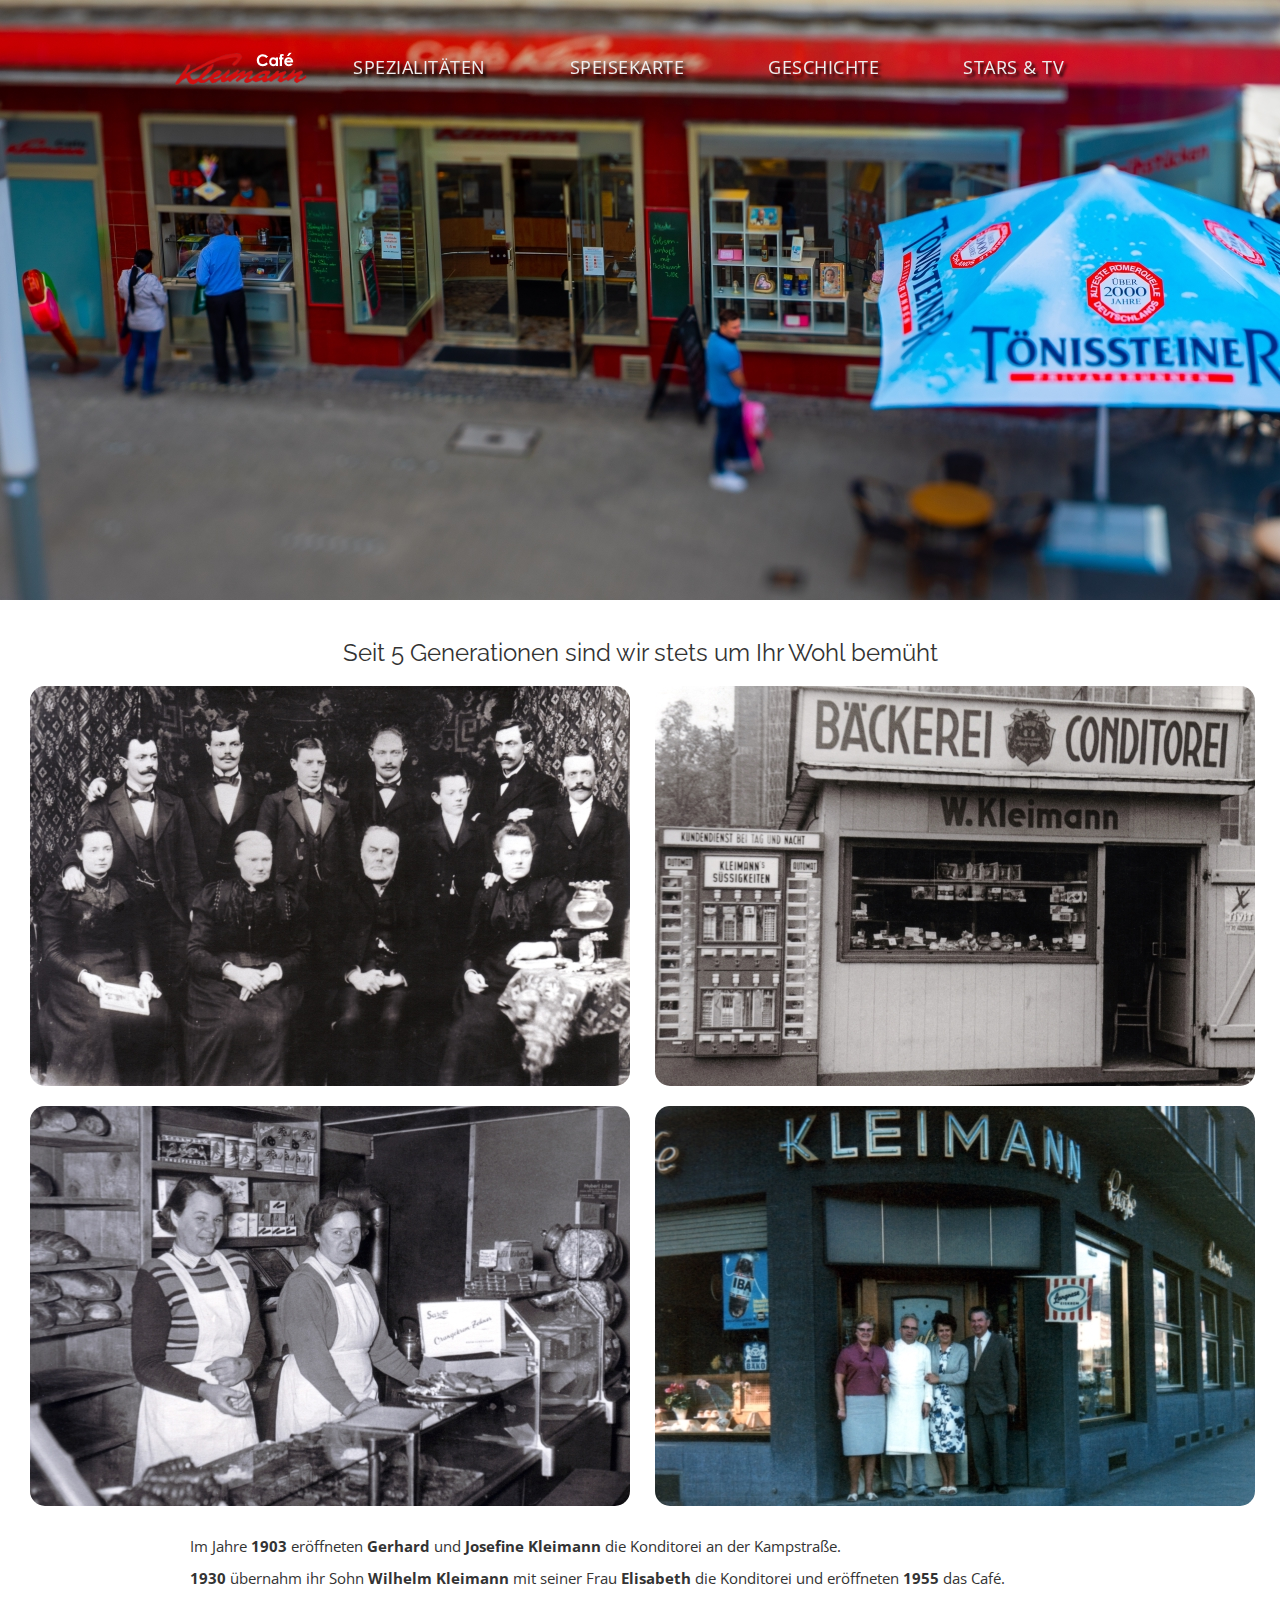
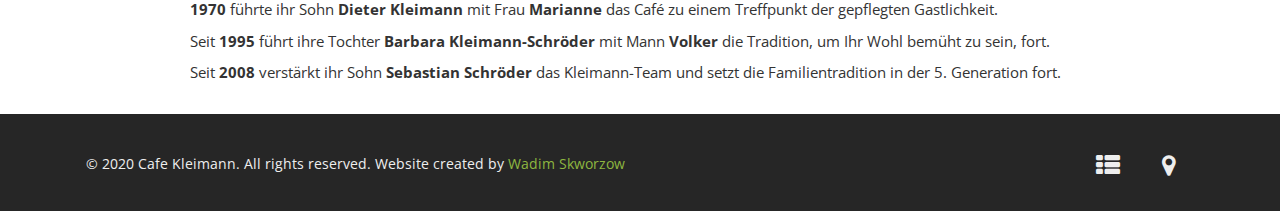
<file: story.html>
<!DOCTYPE html>
<html lang="de">

<head>
    <meta charset="utf-8">
    <meta name="viewport" content="width=device-width, initial-scale=1">
    <title>Geschichte</title>
    <meta name="description" content="">
    <meta name="author" content="">

    <link rel="shortcut icon" href="./img/favicon.png" type="image/x-icon">
    <link rel="apple-touch-icon" href="./img/apple-touch-icon.png">
    <link rel="apple-touch-icon" sizes="72x72" href="./img/apple-touch-icon-72x72.png">
    <link rel="apple-touch-icon" sizes="114x114" href="./img/apple-touch-icon-114x114.png">

    <link rel="stylesheet" type="text/css" href="./css/bootstrap.css">
    <link rel="stylesheet" type="text/css" href="./fonts/font-awesome/css/font-awesome.css">

    <link rel="stylesheet" type="text/css" href="./css/style.css">
    <link href="https://fonts.googleapis.com/css?family=Raleway:300,400,500,600,700" rel="stylesheet">
    <link href="https://fonts.googleapis.com/css?family=Open+Sans:300,400,600,700" rel="stylesheet">

</head>

<body id="page-top" data-spy="scroll" data-target=".navbar-fixed-top">

    <nav id="menu" class="navbar navbar-default navbar-fixed-top">
        <div class="container">
            <!-- Brand and toggle get grouped for better mobile display -->
            <div class="navbar-header">
                <button type="button" class="navbar-toggle collapsed" data-toggle="collapse"
                    data-target="#bs-example-navbar-collapse-1"> <span class="sr-only">Toggle navigation</span> <span
                        class="icon-bar"></span> <span class="icon-bar"></span> <span class="icon-bar"></span> </button>
            </div>

            <!-- Collect the nav links, forms, and other content for toggling -->
            <div class="collapse navbar-collapse" id="bs-example-navbar-collapse-1">
                <a href="./index.html"><img src="./img/logo.png"></a>
                <ul class="nav navbar-nav">
                    <li><a href="./special.html" class="page-scroll">Spezialitäten</a></li>
                    <li><a href="./speisekarte.html" class="page-scroll">Speisekarte</a></li>
                    <li><a href="./story.html" class="page-scroll">Geschichte</a></li>
                    <li><a href="./stars.html" class="page-scroll">Stars & TV</a></li>
                </ul>
            </div>
            <!-- /.navbar-collapse -->
        </div>
    </nav>
    <!-- Header -->
    <header id="header">
        <div class="intro">
            <div class="overlay">
                <div class="container">
                    <div class="row">
                        <div class="intro-text">
                        </div>
                    </div>
                </div>
            </div>
        </div>
    </header>
    <div id="story" class="container-fluid">
        <div class="story-title">
            <h3>Seit 5 Generationen sind wir stets um Ihr Wohl bemüht</h3>
        </div>
        <div class="row">
            <div class="col-lg-6 col-md-6 col-sm-12 col-xs-12">
                <img src="./img/story/bild1.jpg" alt="Kleimann Geschichte">
            </div>
            <div class="col-lg-6 col-md-6 col-sm-12 col-xs-12">
                <img src="./img/story/bild2.jpg" alt="Kleimann Geschichte">
            </div>
            <div class="col-lg-6 col-md-6 col-sm-12 col-xs-12">
                <img src="./img/story/bild3.jpg" alt="Kleimann Geschichte">
            </div>
            <div class="col-lg-6 col-md-6 col-sm-12 col-xs-12">
                <img src="./img/story/bild4.jpg" alt="Kleimann Geschichte">
            </div>
        </div>
        <div class="story-block">
            <p>Im Jahre <b>1903</b> eröffneten <b>Gerhard</b> und <b>Josefine Kleimann</b> die Konditorei an
                der
                Kampstraße.</p>
            <p><b>1930</b> übernahm ihr Sohn <b>Wilhelm Kleimann</b> mit seiner Frau <b>Elisabeth</b> die
                Konditorei und eröffneten <b>1955</b> das Café.
            <p><b>1970</b> führte ihr Sohn <b>Dieter Kleimann</b> mit Frau <b>Marianne</b> das Café zu einem
                Treffpunkt der
                gepflegten Gastlichkeit.</p>
            <p>Seit <b>1995</b> führt ihre Tochter <b>Barbara Kleimann-Schröder</b> mit Mann <b>Volker</b>
                die
                Tradition, um Ihr Wohl bemüht zu sein, fort.</p>
            <p>Seit <b>2008</b> verstärkt ihr Sohn <b>Sebastian Schröder</b> das Kleimann-Team und setzt die
                Familientradition in der 5. Generation fort.
            </p>
        </div>
    </div>
    <div id="footer">
        <div class="container text-center">
            <div class="col-md-6">
                <p>&copy; 2020 Cafe Kleimann. All rights reserved. Website created by <a href="http://sempris.od.ua"
                        target="_blank">Wadim Skworzow</a></p>
            </div>
            <div class="col-md-6">
                <div class="social">
                    <ul>
                        <li><a href="./datenshutz.html" title="Datenschutz"><i class="fa fa-th-list"></i></a></li>
                        <li><a href="./impressum.html" title="Impressum"><i class="fa fa-map-marker"></i></a></li>
                    </ul>
                </div>
            </div>
        </div>
    </div>
    <script type="text/javascript" src="./js/jquery.1.11.1.js"></script>
    <script type="text/javascript" src="./js/bootstrap.js"></script>
    <script type="text/javascript" src="./js/SmoothScroll.js"></script>
    <script type="text/javascript" src="./js/jqBootstrapValidation.js"></script>
    <script type="text/javascript" src="./js/contact_me.js"></script>
    <script type="text/javascript" src="./js/main.js"></script>
</body>

</html>
</file>
<file: css/style.css>
body, html {
	font-family: 'Open Sans', serif;
	text-rendering: optimizeLegibility !important;
	-webkit-font-smoothing: antialiased !important;
	color: #333;
	font-weight: 400;
	width: 100% !important;
	height: 100% !important;
}
h1, h2, h3, h4 {
	font-family: 'Raleway', sans-serif;
}
h2 {
	font-weight: 400;
	font-size: 38px;
	color: #333;
	position: relative;
	margin-top: 10px;
	margin-bottom: -15px;
	padding-bottom: 20px;
}
h2::after {
	position: absolute;
	content: "";
	background: #d43031;
	height: 2px;
	width: 70px;
	bottom: 0;
	margin-left: -35px;
	left: 50%;
}
h3 {
	font-size: 24px;
	font-weight: 400;
	color: #333;
}
h4 {
	font-size: 24px;
	font-weight: 400;
	color: #333;
}
h5 {
	font-weight: 700;
	line-height: 20px;
}
p {
	font-size: 15px;
}
p.intro {
	margin: 12px 0 0;
	line-height: 24px;
}
a {
	color: #8eb640;
}
a:hover, a:focus {
	text-decoration: none;
	color: #222;
}
/* ul, ol {
	list-style: none;
}
ul, ol {
	padding: 0;
} */
.btn:active, .btn.active {
	background-image: none;
	outline: 0;
	-webkit-box-shadow: none;
	box-shadow: none;
}
a:focus, .btn:focus, .btn:active:focus, .btn.active:focus, .btn.focus, .btn:active.focus, .btn.active.focus {
	outline: none;
	outline-offset: none;
}
/* Navigation */
.navbar .navbar-nav {
	display: inline-block;
	float: none;
	vertical-align: top;
}
.navbar .navbar-collapse {
	text-align: center;
}
#menu {
	padding: 20px;
	transition: all 0.8s;
}
#menu.navbar-default {
	background-color: rgba(248, 248, 248, 0);
	border-color: rgba(231, 231, 231, 0);
}
#menu.navbar-default .navbar-nav > li > a {
	color: #eee;
	font-weight: 400;
	font-size: 18px;
	padding: 5px 0;
	border: 2px solid transparent;
	letter-spacing: 0.5px;
	margin: 0 40px 0 40px;
	text-transform: uppercase;
	text-shadow: 3px 3px 3px black;
}
#menu.navbar-default .navbar-nav > li > a:hover {
	color: #d43031;
}
.on {
	background-color: #262626 !important;
	padding: 0 !important;
	padding: 10px 0 !important;
}
.navbar-default .navbar-nav > .active > a, .navbar-default .navbar-nav > .active > a:hover, .navbar-default .navbar-nav > .active > a:focus {
	color: #d43031 !important;
	background-color: transparent;
}
.navbar-toggle {
	border-radius: 0;
}
.navbar-default .navbar-toggle:hover, .navbar-default .navbar-toggle:focus {
	background-color: #d43031;
	border-color: #d43031;
}
.navbar-default .navbar-toggle .icon-bar {
	background-color: #FFF;
}
.navbar-default .navbar-toggle:hover>.icon-bar {
	background-color: #FFF;
}
.section-title {
	margin-bottom: 70px;
}
.section-title .overlay {
	padding: 80px 0;
	background: rgba(0, 0, 0, 0.7);
}
.section-title p {
	font-size: 22px;
}
.section-title hr {
	margin: 0 auto;
	margin-bottom: 40px;
}
.btn-custom {
	text-transform: uppercase;
	color: #777;
	background-color: transparent;
	border: 2px solid #777;
	padding: 14px 20px;
	margin: 0;
	font-size: 15px;
	font-weight: 500;
	letter-spacing: 0.5px;
	border-radius: 0;
	margin-top: 20px;
	transition: all 0.3s;
}
.btn-custom:hover, .btn-custom:focus, .btn-custom.focus, .btn-custom:active, .btn-custom.active {
	color: #ddd;
	border: 2px solid #d43031;
	background-color: #d43031;
}
/* Header Section */
.intro {
	display: block;
	width: 100%;
	height: 600px;
	padding: 0;
	background: url(../img/main.jpg) center center no-repeat;
	-webkit-background-size: cover;
	-moz-background-size: cover;
	background-size: cover;
	-o-background-size: cover;
}
/* .intro .overlay {
	background: rgba(0,0,0,0.3);
	height: 100%;
} */
.intro span {
	color: #a7c44c;
	font-weight: 600;
}
.intro p {
	color: #fff;
	font-size: 24px;
	font-weight: 400;
	margin-top: 150px;
}
header .intro-text {
	margin-top: 350px;
	margin-bottom: 100px;
	text-align: center;
}
/* Features Section */
#features {
	padding: 50px 0;
}
#features .features-item {
	margin: 0 20px;
}
#features img {
	margin: 30px auto 20px;
}
#features .about-img:before {
	display: block;
	content: '';
	position: absolute;
	top: 8px;
	right: 8px;
	bottom: 8px;
	left: 8px;
	border: 1px solid rgba(255, 255, 255, 0.5);
}
#features p {
	line-height: 24px;
	margin: 15px 0 30px;
}
/* Map Section */
.map {
	max-width: 100%;
	max-height: 500px;
	width: 100%;
	height: 100%;
}
.map__inner {
	max-width: 100%;
	max-height: 500px;
	width: 100%;
	height: 100%;
	padding: 0;
}
.map__inner iframe {
	max-width: 100%;
	max-height: 500px;
	width: 100%;
	height: 100%;
}
/* About Section */
#about {
	padding: 0;
	background: #f6f6f6;
}
#about h2::after {
	bottom: 0;
	margin-left: 0;
	left: 0;
}
#about .about-text {
	padding: 30px 0;
}
#about .about-img {
	background: #444 url(../img/geschichte.jpg) center center no-repeat;
	background-size: cover;
	height: 525px;
}
#about p {
	line-height: 24px;
	margin: 15px 0 30px;
}
/* Menu Page Section */
#restaurant-menu {
	padding: 50px 0 50px 0;
}
#restaurant-menu .container .row > div {
	display: flex;
	justify-content: center;
	align-items: center;
	margin-bottom: 20px;
}
#restaurant-menu h3 {
	padding: 10px 0;
}
#restaurant-menu .menu-section hr {
	margin: 0 auto;
}
#restaurant-menu .menu-section {
	margin: 0 20px 0px;
}
#restaurant-menu .menu-section-title {
	font-size: 32px;
	display: block;
	font-weight: 400;
	color: #444;
	margin: 50px 0;
	text-align: center;
}
#restaurant-menu .menu-item {
	margin: 25px 0;
	font-size: 18px;
}
#restaurant-menu .menu-item-name {
	font-weight: 400;
	font-size: 20px;
	color: #444;
	margin-bottom: 10px;
}
#restaurant-menu .menu-item-description {
	font-size: 15px;
	width: 85%;
}
#restaurant-menu .menu-item-price {
	float: right;
	font-weight: 400;
	color: #555;
	margin-top: -36px;
}
#restaurant-menu .menu-item-price-option {
	float: right;
	font-weight: 400;
	color: #555;
	margin-top: -36px;
	padding-top: 31px;
}
/* Menu Main Page */
#menu {
	padding: 50px 0;
}
#menu h2::after {
	bottom: 0;
	margin-left: 0;
	left: 0;
}
#menu img {
	max-width: 750px;
	max-height: 400px;
}
#menu .menu-img {
	display: inline-block;
	position: relative;
}
#menu h2 {
	font-weight: 400;
	font-size: 38px;
	color: #333;
	position: relative;
	margin-top: 10px;
	margin-bottom: -30px;
	padding-bottom: 20px;
}
/* Gallery Section */
#gallery .row div{
	padding: 0;
	margin: 0;
}
#special {
	padding: 0 30px;
}
#special .container-fluid, #special .row {
	width: 100%;
	padding: 0;
	margin: 0;
}
#special .row div {
	margin: 10px 0;
}
#special .row div img {
	border-radius: 15px;
}
/* Team Section */
#team {
	padding: 50px 0;
}
#team h2::after {
	bottom: 0;
	margin-left: 0;
	left: 0;
}
#team img {
	max-width: 750px;
	max-height: 400px;
}
#team .team-img {
	display: inline-block;
	position: relative;
}
/* Contact Section */
#contact {
	padding: 50px 0;
	background: #333;
}
#contact .contact-item p {
	font-size: 15px;
	color: #777;
}
#contact .section-title {
	margin-top: 60px;
	margin-bottom: 30px;
}
#contact form {
	padding: 0;
}
#contact h3 {
	position: relative;
	font-size: 18px;
	font-weight: 400;
	color: #aaa;
	padding: 20px 0;
}
#contact h3::after {
	position: absolute;
	content: "";
	background: #d43031;
	height: 2px;
	width: 40px;
	bottom: 0;
	margin-left: -20px;
	left: 50%;
}
#contact .text-danger {
	color: #cc0033;
	text-align: left;
}
label {
	font-size: 12px;
	font-weight: 400;
	font-family: 'Open Sans', sans-serif;
	float: left;
}
#contact .form-control {
	display: block;
	width: 100%;
	padding: 6px 12px;
	font-size: 16px;
	line-height: 1.42857143;
	color: #ccc;
	background-color: rgba(255,255,255,.2);
	background-image: none;
	border: 0;
	border-radius: 0;
	-webkit-box-shadow: none;
	box-shadow: none;
	-webkit-transition: none;
	-o-transition: none;
	transition: none;
}
#contact .form-control:focus {
	border-color: #999;
	outline: 0;
	-webkit-box-shadow: transparent;
	box-shadow: transparent;
}
.form-control::-webkit-input-placeholder {
color: #999;
}
.form-control:-moz-placeholder {
color: #999;
}
.form-control::-moz-placeholder {
color: #999;
}
.form-control:-ms-input-placeholder {
color: #999;
}
#contact .contact-item {
	margin: 20px 0 40px 0;
}
#contact .contact-item span {
	font-weight: 400;
	color: #aaa;
	margin-bottom: 6px;
	display: inline-block;
}
/* Special Page */
.table {
	padding: 0;
}
.table table {
	max-width: 950px;
	width: 100%;
	margin: auto;
}
.table {
	font-size: 17px;
}
.table td {
	text-align: center;
	padding: 10px 10px 10px 10px;
}
.table th {
	text-align: center;
	padding: 20px 20px 20px 20px;
}
.item-left {
	text-align: left;
}
#prices h2 {
	text-align: center;
	padding-top: 50px;
}
#prices .text {
	max-width: 850px;
	width: 100%;
	margin: auto;
}
#prices .specialdata {
	padding: 20px 0px 20px 50px;
}
/* Story Page */
#story .row {
	max-width: 1300px;
	margin: 0 auto;
}
#story .row div {
	margin: 10px 0;
}
#story .row div img {
	border-radius: 15px;
}
.story-block {
	max-width: 900px;
	padding: 20px 0;
	margin: 0 auto;
}
.story-title {
	text-align: center;
	padding-top: 20px;
}

/* Stars & TV Page */
.tv-block {
	padding: 40px 0px 0px 0px;
	display: flex;
	flex-wrap: wrap;
	max-width: 1200px;
	margin: auto;
}
.tv-title {
	text-align: center;
	padding-top: 20px;
}
.tv-item {
	justify-content: space-between;
	max-width: 500px;
	width: 100%;
	height: 400px;
	margin: auto;
}
.tv-image {
	text-align: center;
}
.tv-image img {
	border-radius: 50%;
	-webkit-transform: scale(1);
	transform: scale(1);
	-webkit-transition: .3s ease-in-out;
	transition: .3s ease-in-out;
}
.tv-image img:hover {
	border-radius: 50%;
	-webkit-transform: scale(0.9);
	transform: scale(0.9);
}
.tv-image p {
	padding-top: 15px;
}

.stars-block {
	padding: 10px 0px 0px 10px;
	display: flex;
	flex-wrap: wrap;
	max-width: 925px;
	margin: auto;
}
.stars-title {
	text-align: center;
	padding-bottom: 60px;
}
.stars-item {
	justify-content: space-between;
	margin: auto;
	max-width: 300px;
	width: 100%;
	padding-bottom: 30px;
	text-align: center;
}
.stars-image {
	text-align: center;
}
.stars-image img {
	width: 100px;
	height: 233px;
	-webkit-transition: .3s ease-in-out;
	transition: .3s ease-in-out;
}
.stars-image img:hover {
	width: 300px;
	height: 700px;
}
.stars-image-square img {
	width: 100px;
	height: 100px;
	-webkit-transition: .3s ease-in-out;
	transition: .3s ease-in-out;
}
.stars-image-square img:hover {
	width: 300px;
	height: 300px;
}
.stars-image p {
	padding-top: 15px;
}
/* Galerie Section */
.galerie-block {
	padding: 10px 0px 50px 0px;
}
.galerie-preword {
	margin: 0;
	padding: 5px 0px 5px 0px;
	display: block;
	text-align: center;
}
.galerie-title {
	text-align: center;
	padding: 20px 0px 40px 0px;
}
.galerie-item {
	display: flex;
	max-width: 1200px;
	width: 100%;
	margin: 0 auto;
}
.galerie-artist {
	padding: 10px 30px 10px 10px;
}
.galerie-artist img {
	border-radius: 40%;
}
.galerie-image-item {
	max-width: 1200px;
	width: 100%;
	text-align: center;
}
.galerie-image {
	padding: 10px 20px 10px 20px;
	display: inline-block;
}
.galerie-details p {
	margin: 0;
	padding: 5px 0px 5px 0px;
}
.galerie-details ul {
	padding: 5px 0px 5px 40px;
}
/* Datenschutz */
.schutz-block {
	padding: 0px 0px 50px 0px;
}
.schutz-title {
	text-align: center;
	padding: 20px 0px 40px 0px;
}
.schutz-block h3 {
	padding: 10px 0px 10px 0px;
}
/* Footer Section*/
#footer {
	background: #262626;
	padding: 40px 0 20px 0;
}
#footer .social {
	margin-top: -5px;
	text-align: right;
}
#footer .social ul li {
	display: inline-block;
	margin: 0 15px;
}
#footer .social i.fa {
	font-size: 24px;
	padding: 4px;
	color: #eee;
	transition: all 0.3s;
}
#footer .social i.fa:hover {
	color: #eee;
}
#footer p {
	font-size: 14px;
	color: #eee;
}
#footer a {
	color: #8eb640;
}
#footer a:hover {
	color: #eee;
}
/* Responsivity */

@media screen and (max-width: 480px) {
	body {
		width: 100vw;
		height: 100vh;
	}

	.container {
		width: 100%;
	}

	.intro {
		height: 300px;
	}

	.team-img img, .menu-img img {
		width: 100%;
	}

	.table {
		font-size: 8px;
	}

	.tv-image img {
		width: 300px;
	}

	h2 {
		font-size: 30px;
	}

	#restaurant-menu .container .row > div img {
		max-width: 350px;
	}

	#story .row div img {
		width: 300px;
	}
}
</file>
